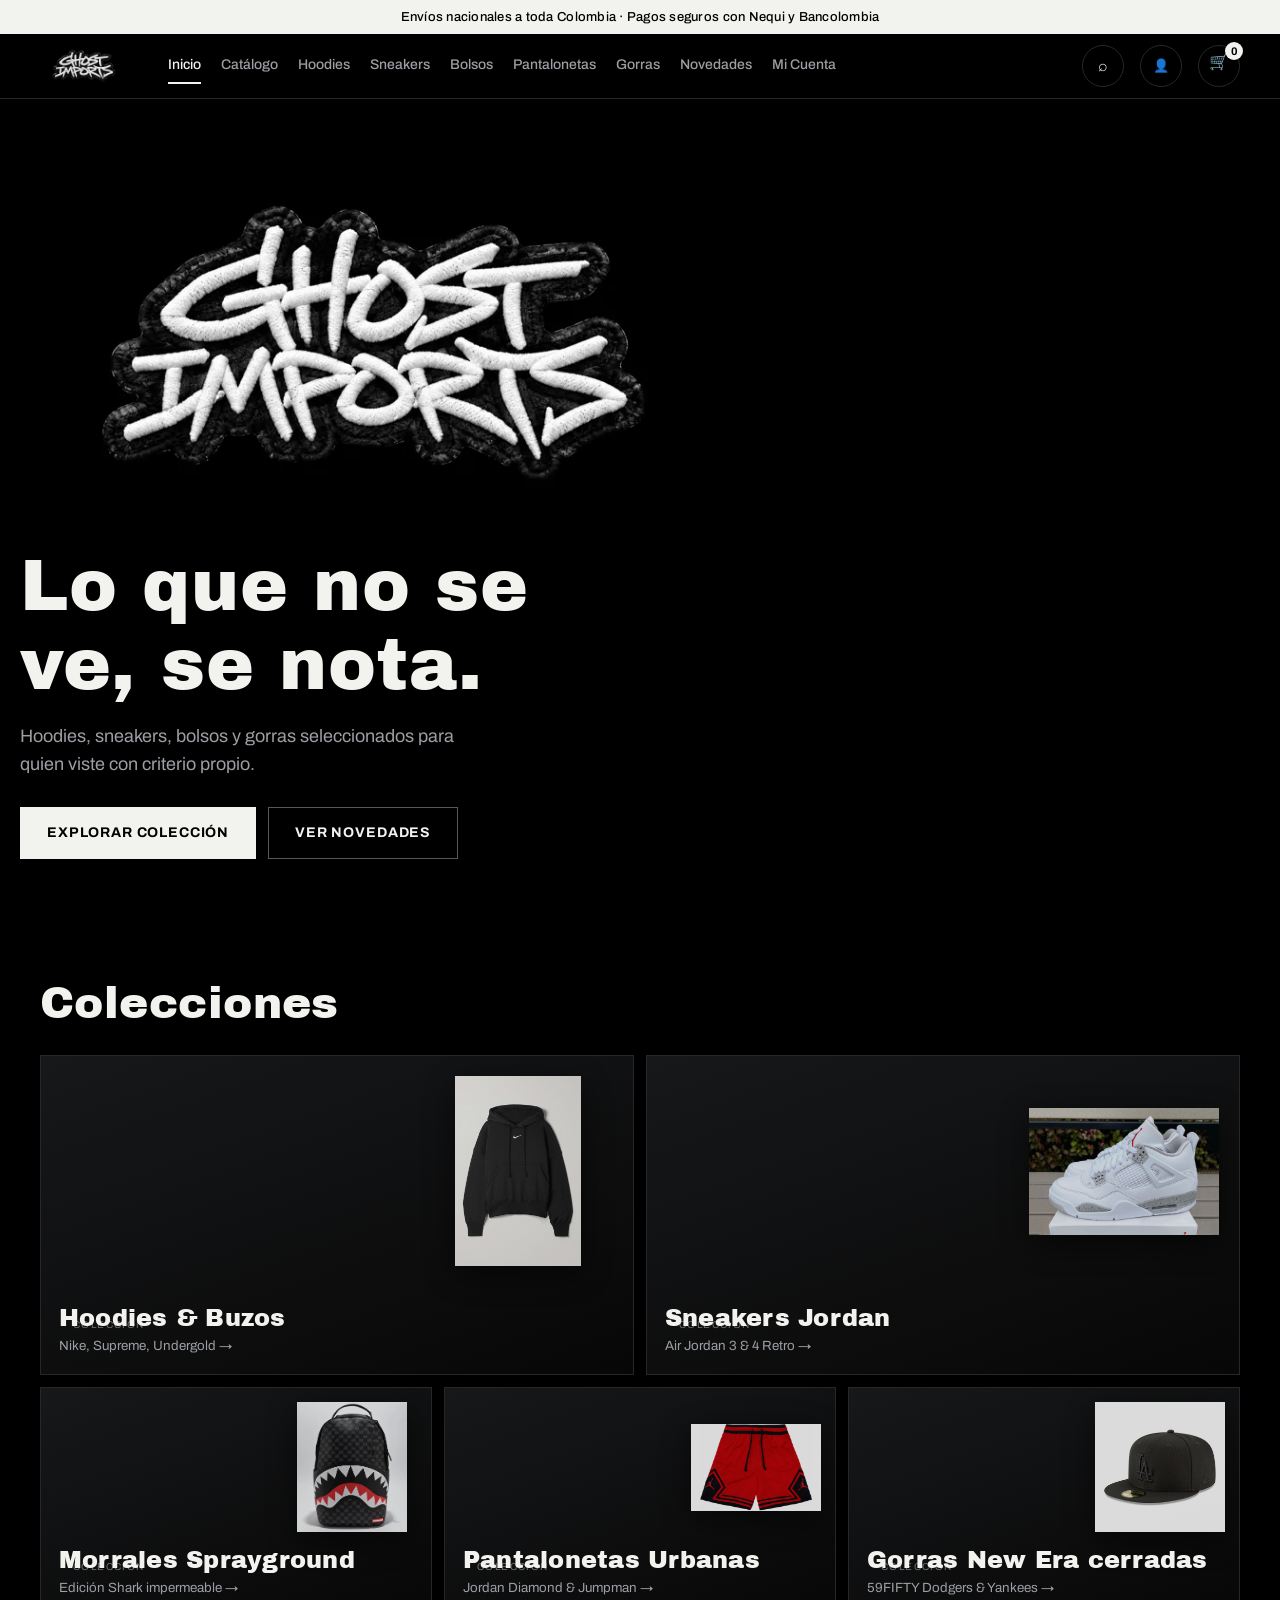
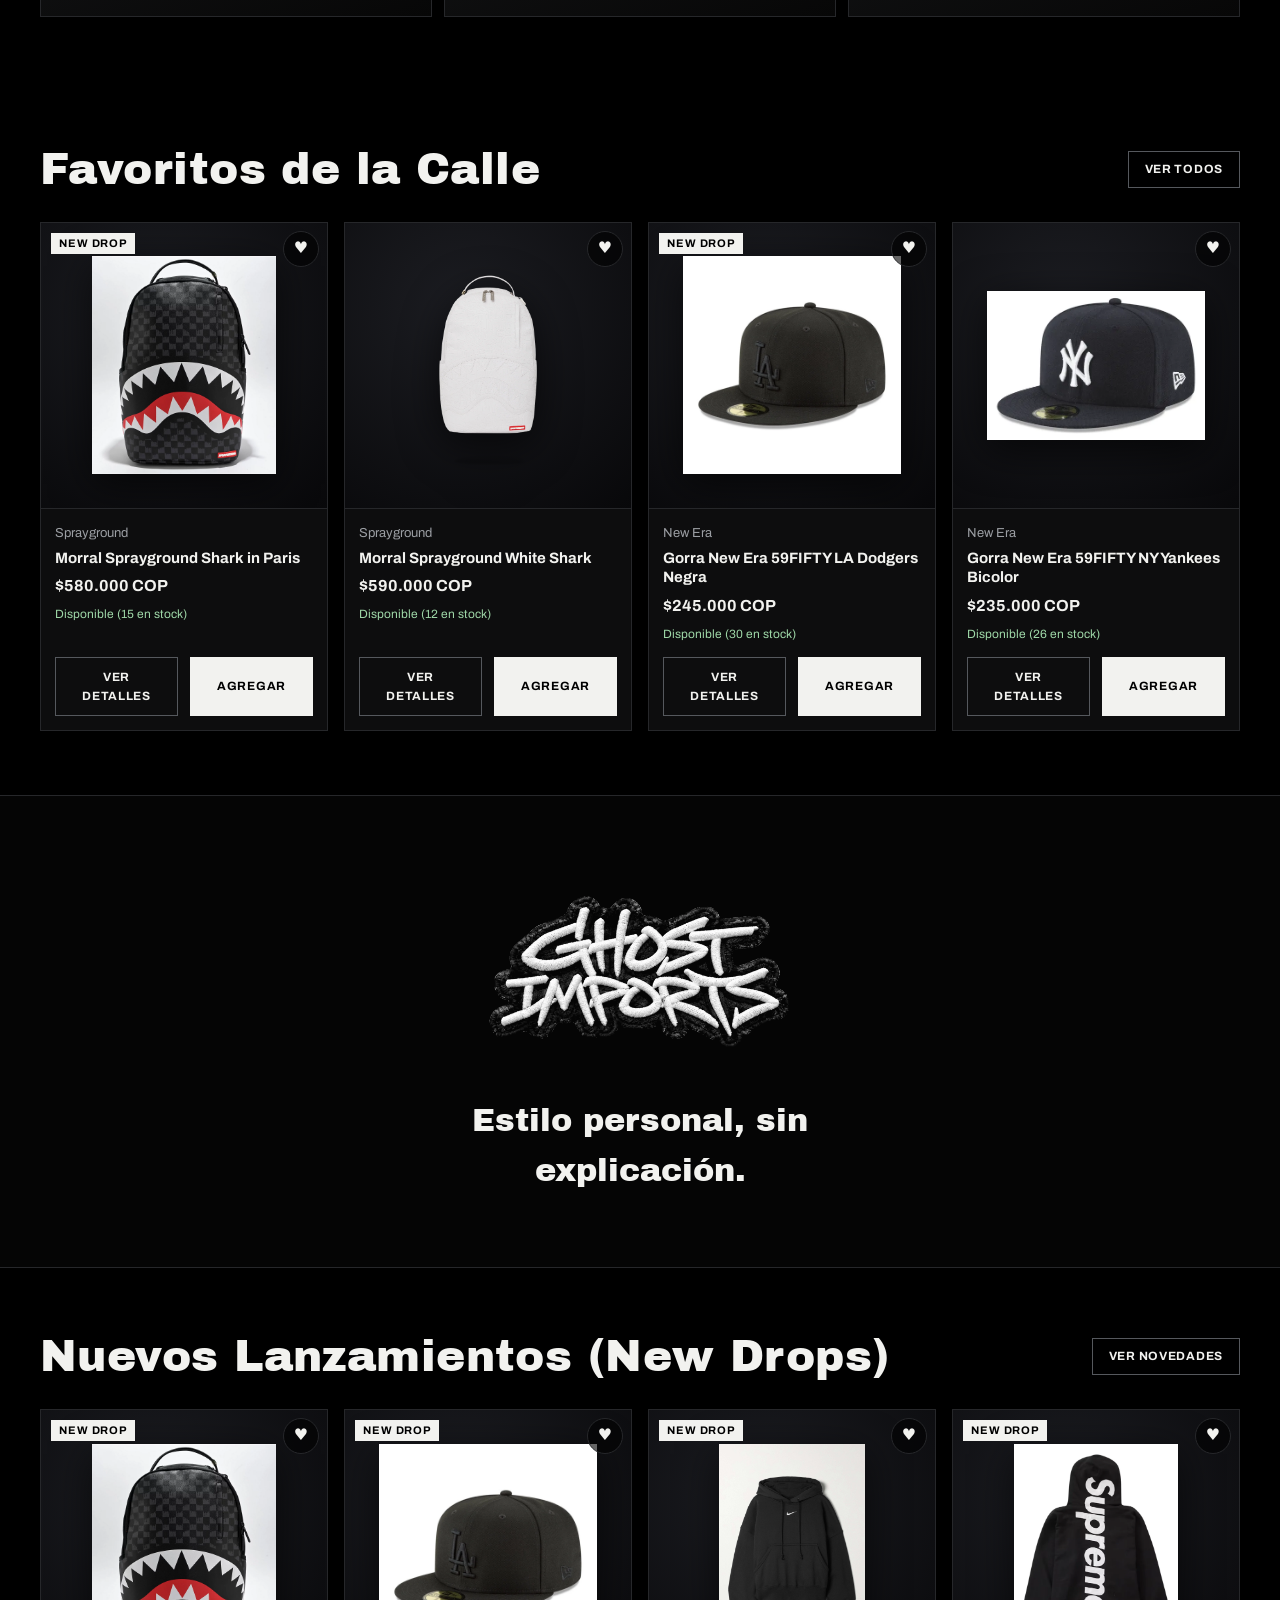
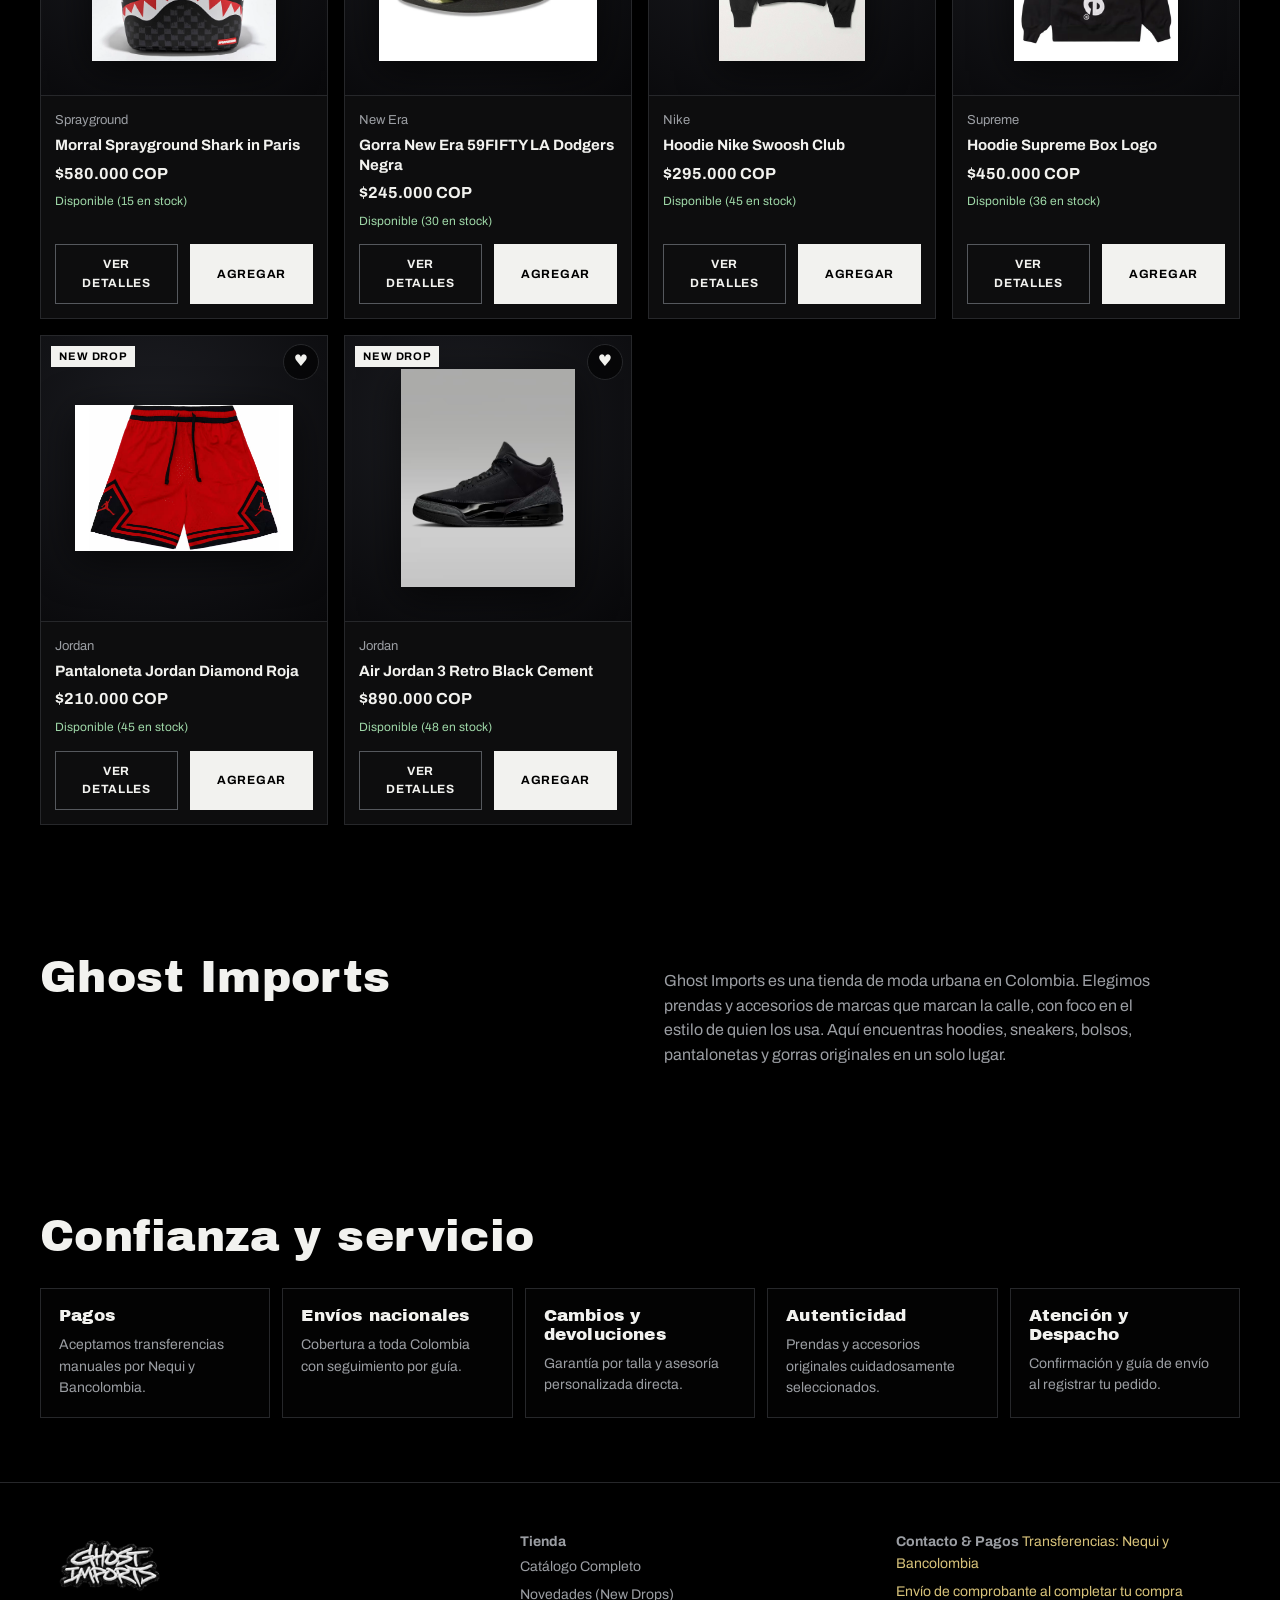
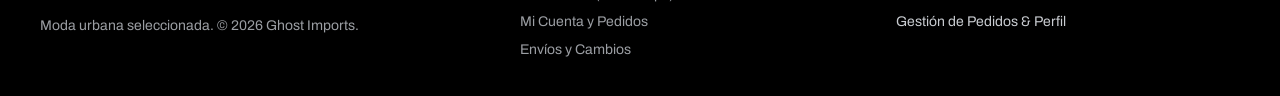
<file: index.html>
<!DOCTYPE html>
<html lang="es">

<head>
  <meta charset="utf-8">
  <meta name="viewport" content="width=device-width, initial-scale=1, viewport-fit=cover">
  <title>Ghost Imports | Streetwear en Colombia</title>
  <meta name="description"
    content="Ghost Imports: hoodies Nike, Supreme, Undergold, sneakers Jordan, bolsos Sprayground, pantalonetas y gorras New Era cerradas. Envíos en Colombia.">

  <!-- Tipografía Oficial Google Fonts -->
  <link rel="preconnect" href="https://fonts.googleapis.com">
  <link rel="preconnect" href="https://fonts.gstatic.com" crossorigin>
  <link rel="stylesheet"
    href="https://fonts.googleapis.com/css2?family=Archivo+Black&family=Archivo:wght@400;500;700&display=swap">

  <!-- Estilos CSS -->
  <link rel="stylesheet" href="css/styles.css">
</head>

<body>

  <!-- Barra de Notificación Superior -->
  <div class="top">Envíos nacionales a toda Colombia · Pagos seguros con Nequi y Bancolombia</div>

  <!-- Cabecera de Navegación -->
  <header>
    <div class="wrap bar">
      <button class="ib" id="burger" aria-label="Abrir menú" aria-expanded="false">☰</button>

      <a href="index.html" aria-label="Ghost Imports, inicio">
        <img class="lg" src="assets/logo.webp" alt="Ghost Imports">
      </a>

      <nav id="nav" aria-label="Principal">
        <a href="index.html" class="on">Inicio</a>
        <a href="catalogo.html">Catálogo</a>
        <a href="catalogo.html?cat=hoodies">Hoodies</a>
        <a href="catalogo.html?cat=sneakers">Sneakers</a>
        <a href="catalogo.html?cat=bolsos">Bolsos</a>
        <a href="catalogo.html?cat=pantalonetas">Pantalonetas</a>
        <a href="catalogo.html?cat=gorras">Gorras</a>
        <a href="catalogo.html?cat=novedades">Novedades</a>
        <a href="cuenta.html">Mi Cuenta</a>
      </nav>

      <div class="sp"></div>

      <!-- Acciones de Cabecera -->
      <a class="ib" href="catalogo.html" title="Buscar en catálogo" aria-label="Buscar">⌕</a>
      <a class="ib" href="cuenta.html" id="userBtn" title="Mi Cuenta" aria-label="Mi Cuenta">👤</a>
      <button type="button" class="ib" id="cbtn" aria-label="Abrir carrito">
        🛒<span class="cnt" id="cnt">0</span>
      </button>
    </div>
  </header>

  <!-- Contenido Principal -->
  <main>
    <!-- HERO SECTION -->
    <div class="wrap hero">
      <img class="lg" src="assets/logo.webp" alt="Ghost Imports">
      <h1>Lo que no se ve, se nota.</h1>
      <p>Hoodies, sneakers, bolsos y gorras seleccionados para quien viste con criterio propio.</p>
      <div class="row">
        <a class="btn" href="catalogo.html">EXPLORAR COLECCIÓN</a>
        <a class="btn g" href="catalogo.html?cat=novedades">VER NOVEDADES</a>
      </div>
    </div>

    <!-- COLECCIONES CON IMÁGENES REALES -->
    <section>
      <div class="wrap">
        <h2>Colecciones</h2>
        <div class="cats">
          <a class="cat" href="catalogo.html?cat=hoodies">
            <div class="cat-text">
              <span class="ph">Colección</span>
              <h3>Hoodies & Buzos</h3>
              <small>Nike, Supreme, Undergold →</small>
            </div>
            <img src="img/hoddie nike.png" alt="Hoodies" class="cat-bg-img">
          </a>
          <a class="cat" href="catalogo.html?cat=sneakers">
            <div class="cat-text">
              <span class="ph">Colección</span>
              <h3>Sneakers Jordan</h3>
              <small>Air Jordan 3 & 4 Retro →</small>
            </div>
            <img src="img/jordan 4 oreo.png" alt="Sneakers" class="cat-bg-img">
          </a>
          <a class="cat" href="catalogo.html?cat=bolsos">
            <div class="cat-text">
              <span class="ph">Colección</span>
              <h3>Morrales Sprayground</h3>
              <small>Edición Shark impermeable →</small>
            </div>
            <img src="img/sprawground.png" alt="Bolsos" class="cat-bg-img">
          </a>
          <a class="cat" href="catalogo.html?cat=pantalonetas">
            <div class="cat-text">
              <span class="ph">Colección</span>
              <h3>Pantalonetas Urbanas</h3>
              <small>Jordan Diamond & Jumpman →</small>
            </div>
            <img src="img/pantaloneta jordan roja.png" alt="Pantalonetas" class="cat-bg-img">
          </a>
          <a class="cat" href="catalogo.html?cat=gorras">
            <div class="cat-text">
              <span class="ph">Colección</span>
              <h3>Gorras New Era cerradas</h3>
              <small>59FIFTY Dodgers & Yankees →</small>
            </div>
            <img src="img/new era LA negra.png" alt="Gorras" class="cat-bg-img">
          </a>
        </div>
      </div>
    </section>

    <!-- FAVORITOS -->
    <section>
      <div class="wrap">
        <div style="display:flex;justify-content:space-between;align-items:center;margin-bottom:28px">
          <h2 style="margin-bottom:0">Favoritos de la Calle</h2>
          <a href="catalogo.html" class="btn g" style="font-size:12px;padding:8px 16px">VER TODOS</a>
        </div>
        <div class="grid" id="homeFavoritesGrid">
          <!-- Renderizado dinámico desde DB -->
        </div>
      </div>
    </section>

    <!-- BANNER CENTRAL -->
    <div class="band">
      <img class="lg" src="assets/logo.webp" alt="Ghost Imports" style="width:min(420px,70%);margin:0 auto 18px">
      <p>Estilo personal, sin explicación.</p>
    </div>

    <!-- NUEVOS LANZAMIENTOS -->
    <section>
      <div class="wrap">
        <div style="display:flex;justify-content:space-between;align-items:center;margin-bottom:28px">
          <h2 style="margin-bottom:0">Nuevos Lanzamientos (New Drops)</h2>
          <a href="catalogo.html?cat=novedades" class="btn g" style="font-size:12px;padding:8px 16px">VER NOVEDADES</a>
        </div>
        <div class="grid" id="homeNewDropsGrid">
          <!-- Renderizado dinámico desde DB -->
        </div>
      </div>
    </section>

    <!-- SOBRE GHOST IMPORTS -->
    <section>
      <div class="wrap two">
        <h2>Ghost Imports</h2>
        <p>
          Ghost Imports es una tienda de moda urbana en Colombia. Elegimos prendas y accesorios de marcas que marcan la
          calle, con foco en el estilo de quien los usa. Aquí encuentras hoodies, sneakers, bolsos, pantalonetas y
          gorras originales en un solo lugar.
        </p>
      </div>
    </section>

    <!-- CONFIANZA Y SERVICIO -->
    <section id="servicio">
      <div class="wrap">
        <h2>Confianza y servicio</h2>
        <div class="trust">
          <div class="tr">
            <h3>Pagos</h3>
            <p class="pend">Aceptamos transferencias manuales por Nequi y Bancolombia.</p>
          </div>
          <div class="tr">
            <h3>Envíos nacionales</h3>
            <p class="pend">Cobertura a toda Colombia con seguimiento por guía.</p>
          </div>
          <div class="tr">
            <h3>Cambios y devoluciones</h3>
            <p class="pend">Garantía por talla y asesoría personalizada directa.</p>
          </div>
          <div class="tr">
            <h3>Autenticidad</h3>
            <p class="pend">Prendas y accesorios originales cuidadosamente seleccionados.</p>
          </div>
          <div class="tr">
            <h3>Atención y Despacho</h3>
            <p class="pend">Confirmación y guía de envío al registrar tu pedido.</p>
          </div>
        </div>
      </div>
    </section>
  </main>

  <!-- Pie de Página -->
  <footer>
    <div class="wrap fg">
      <div>
        <img class="lg" src="assets/logo.webp" alt="Ghost Imports">
        <p>Moda urbana seleccionada. © <span id="yr"></span> Ghost Imports.</p>
      </div>
      <div>
        <b>Tienda</b>
        <a href="catalogo.html">Catálogo Completo</a>
        <a href="catalogo.html?cat=novedades">Novedades (New Drops)</a>
        <a href="cuenta.html">Mi Cuenta y Pedidos</a>
        <a href="index.html#servicio">Envíos y Cambios</a>
      </div>
      <div>
        <b>Contacto & Pagos</b>
        <span class="pend">Transferencias: Nequi y Bancolombia</span>
        <span class="pend" style="display:block;margin-top:6px">Envío de comprobante al completar tu compra</span>
        <a href="cuenta.html" style="margin-top:6px;color:var(--sil)">
          Gestión de Pedidos & Perfil
        </a>
      </div>
    </div>
  </footer>

  <!-- Sombra de fondo para el Drawer -->
  <div class="shade" id="shade"></div>

  <!-- Drawer Lateral del Carrito -->
  <aside class="drawer" id="drawer" aria-label="Carrito de compras" aria-hidden="true">
    <div class="dh">
      <h3>Carrito</h3>
      <button type="button" class="ib" id="cx" aria-label="Cerrar carrito">✕</button>
    </div>
    <div class="db" id="cl"></div>
    <div class="df">
      <div style="display:flex;justify-content:space-between;align-items:center">
        <span>Total</span>
        <b id="tot" style="font-size:18px">$0 COP</b>
      </div>
      <button type="button" class="btn" id="go">IR A PAGAR</button>
    </div>
  </aside>

  <!-- Toast -->
  <div class="toast" id="toast" role="status"></div>

  <!-- Scripts -->
  <script src="js/config.js"></script>
  <script src="js/database.js"></script>
  <script src="js/auth.js"></script>
  <script src="js/store.js"></script>
  <script>
    document.addEventListener("DOMContentLoaded", async () => {
      const prods = await window.GhostDB.getProducts();

      const favGrid = document.getElementById("homeFavoritesGrid");
      if (favGrid) {
        favGrid.innerHTML = prods.slice(0, 4).map(window.renderProductCardHTML).join("");
      }

      const dropsGrid = document.getElementById("homeNewDropsGrid");
      if (dropsGrid) {
        const drops = prods.filter(p => p.new);
        dropsGrid.innerHTML = (drops.length ? drops.slice(0, 6) : prods.slice(4, 10)).map(window.renderProductCardHTML).join("");
      }
    });
  </script>
</body>

</html>
</file>
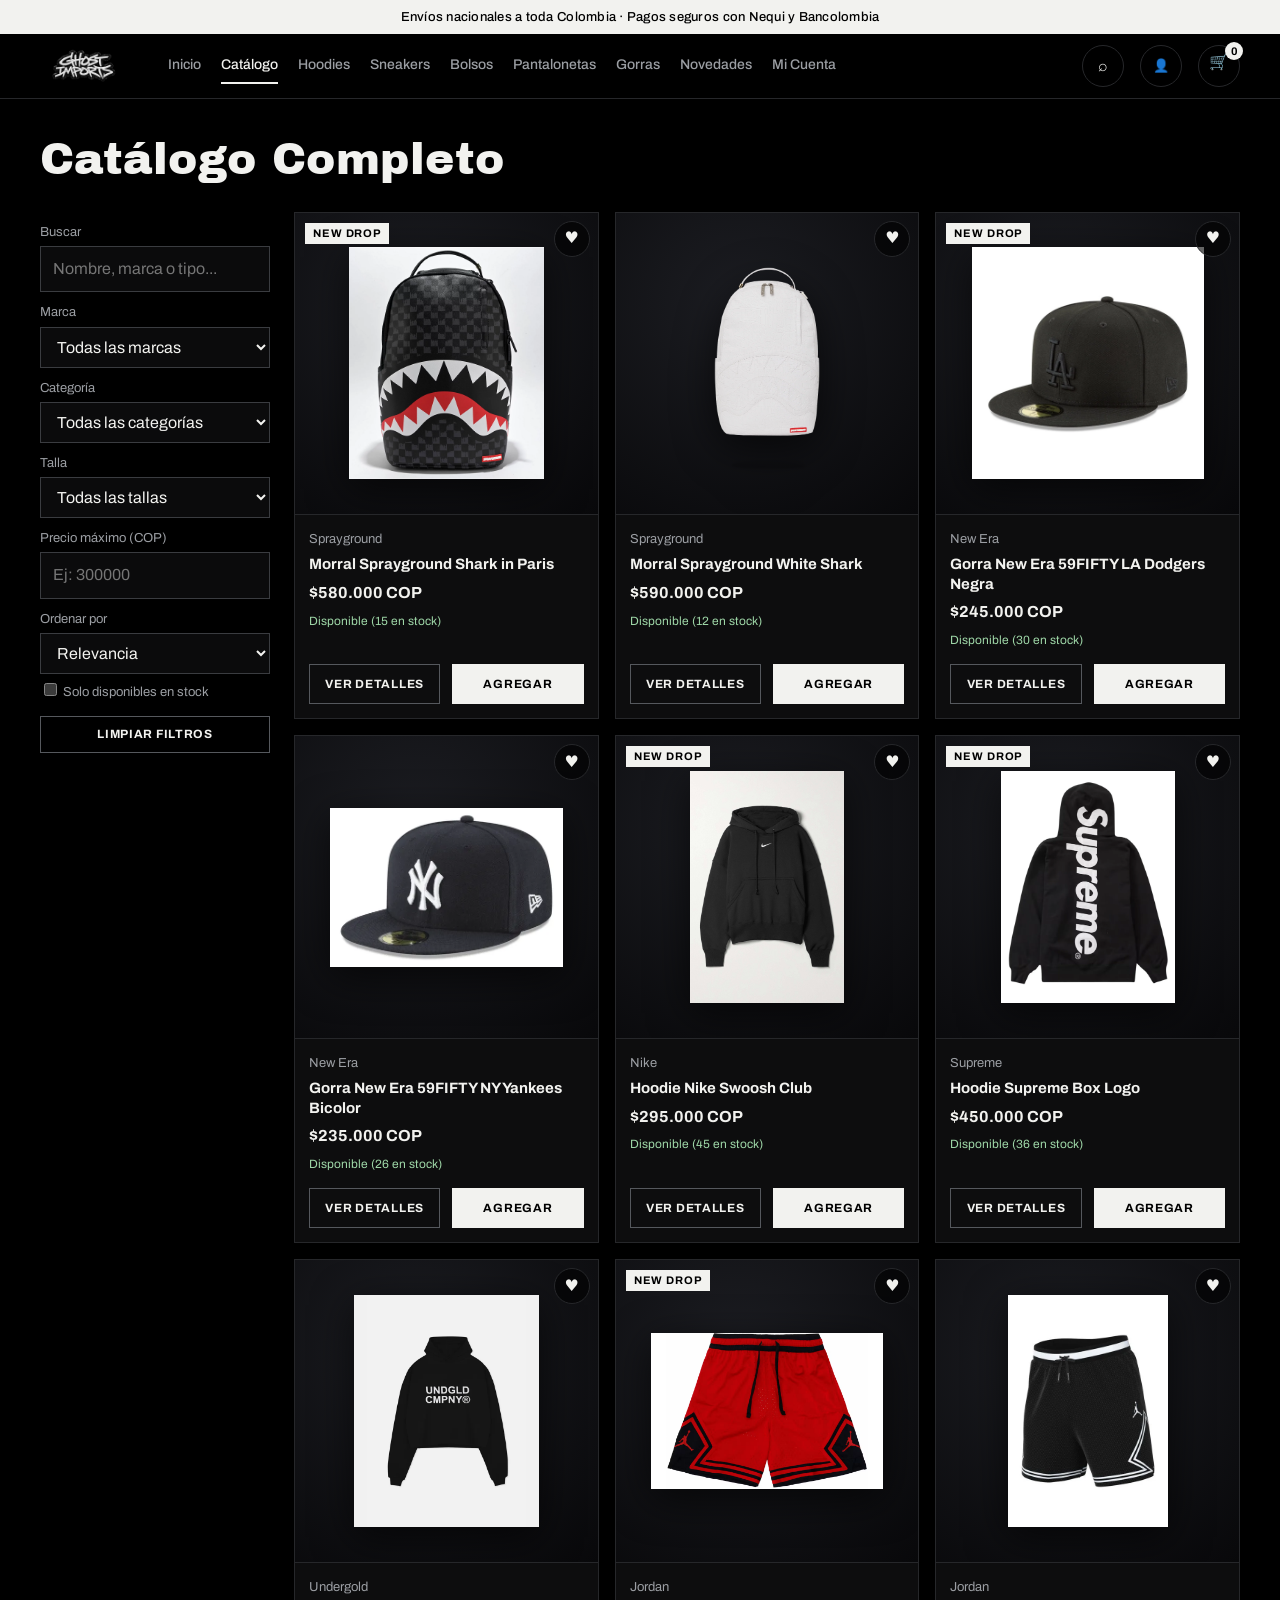
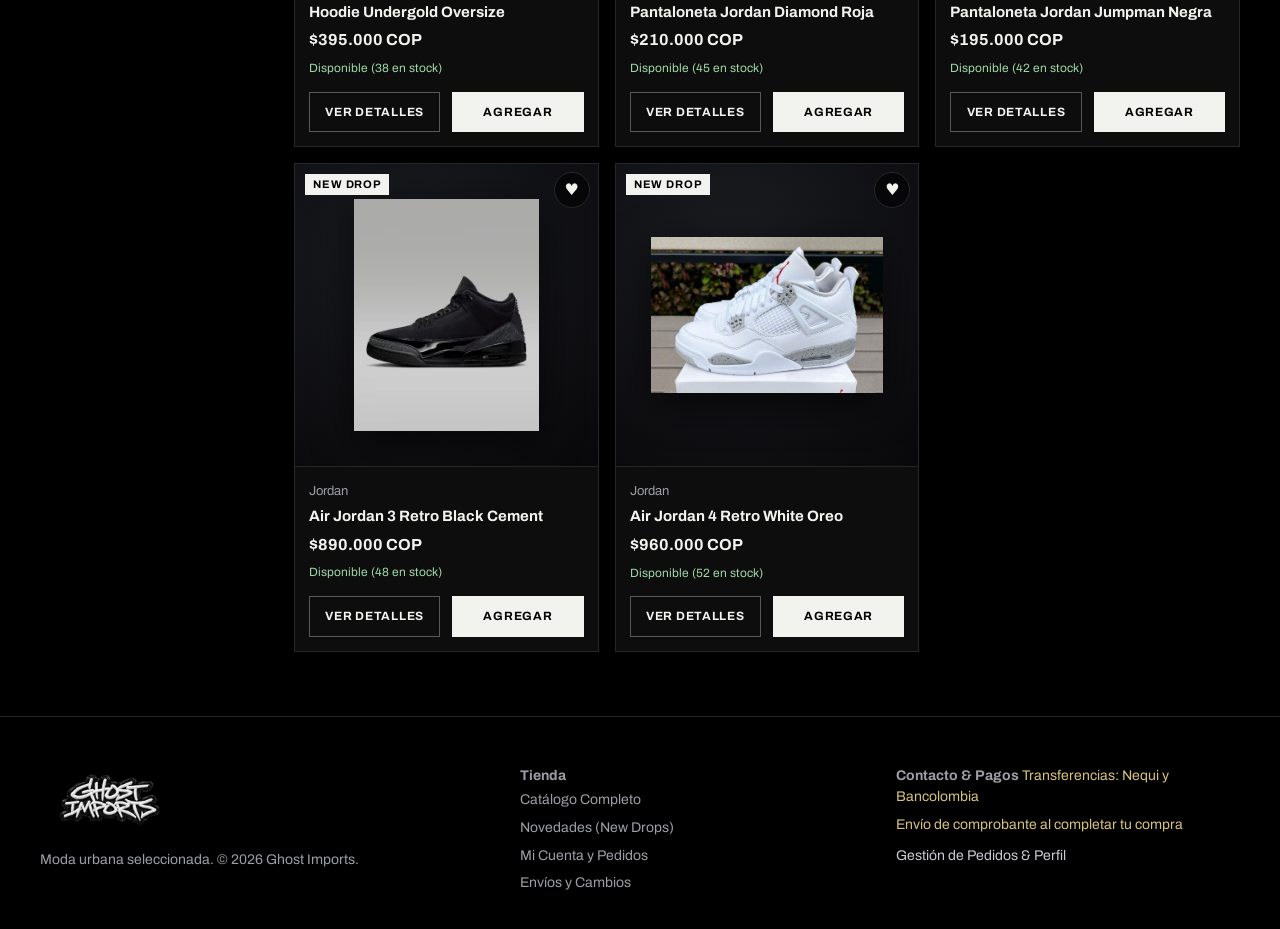
<file: catalogo.html>
<!DOCTYPE html>
<html lang="es">
<head>
  <meta charset="utf-8">
  <meta name="viewport" content="width=device-width, initial-scale=1, viewport-fit=cover">
  <title>Catálogo | Ghost Imports</title>
  <meta name="description" content="Explora el catálogo completo de Ghost Imports: Hoodies, Sneakers, Bolsos, Pantalonetas y Gorras.">
  
  <link rel="preconnect" href="https://fonts.googleapis.com">
  <link rel="preconnect" href="https://fonts.gstatic.com" crossorigin>
  <link rel="stylesheet" href="https://fonts.googleapis.com/css2?family=Archivo+Black&family=Archivo:wght@400;500;700&display=swap">
  
  <link rel="stylesheet" href="css/styles.css">
</head>
<body>

  <!-- Barra Superior -->
  <div class="top">Envíos nacionales a toda Colombia · Pagos seguros con Nequi y Bancolombia</div>

  <!-- Cabecera -->
  <header>
    <div class="wrap bar">
      <button class="ib" id="burger" aria-label="Abrir menú" aria-expanded="false">☰</button>
      
      <a href="index.html" aria-label="Ghost Imports, inicio">
        <img class="lg" src="assets/logo.webp" alt="Ghost Imports">
      </a>

      <nav id="nav" aria-label="Principal">
        <a href="index.html">Inicio</a>
        <a href="catalogo.html" class="on" id="navAll">Catálogo</a>
        <a href="catalogo.html?cat=hoodies" id="navHoodies">Hoodies</a>
        <a href="catalogo.html?cat=sneakers" id="navSneakers">Sneakers</a>
        <a href="catalogo.html?cat=bolsos" id="navBolsos">Bolsos</a>
        <a href="catalogo.html?cat=pantalonetas" id="navPantalonetas">Pantalonetas</a>
        <a href="catalogo.html?cat=gorras" id="navGorras">Gorras</a>
        <a href="catalogo.html?cat=novedades" id="navNovedades">Novedades</a>
        <a href="cuenta.html">Mi Cuenta</a>
      </nav>

      <div class="sp"></div>

      <a class="ib" href="catalogo.html" title="Buscar en catálogo" aria-label="Buscar">⌕</a>
      <a class="ib" href="cuenta.html" id="userBtn" title="Mi Cuenta" aria-label="Mi Cuenta">👤</a>
      <button type="button" class="ib" id="cbtn" aria-label="Abrir carrito">
        🛒<span class="cnt" id="cnt">0</span>
      </button>
    </div>
  </header>

  <!-- Catálogo Principal -->
  <main>
    <div class="wrap" style="padding-top:36px;padding-bottom:64px">
      <h2 id="catalogTitle">Catálogo Completo</h2>

      <div class="cat-top">
        <!-- BARRA LATERAL DE FILTROS -->
        <form class="filters" id="catalogFilterForm" role="search" onsubmit="event.preventDefault()">
          <div class="f-item f-full">
            <label for="filterQuery">Buscar</label>
            <input type="search" id="filterQuery" placeholder="Nombre, marca o tipo...">
          </div>

          <div class="f-item">
            <label for="filterBrand">Marca</label>
            <select id="filterBrand">
              <option value="">Todas las marcas</option>
              <option value="Nike">Nike</option>
              <option value="Supreme">Supreme</option>
              <option value="Undergold">Undergold</option>
              <option value="Jordan">Jordan</option>
              <option value="Sprayground">Sprayground</option>
              <option value="New Era">New Era</option>
            </select>
          </div>

          <div class="f-item">
            <label for="filterCat">Categoría</label>
            <select id="filterCat">
              <option value="">Todas las categorías</option>
              <option value="hoodies">Hoodies & Buzos</option>
              <option value="sneakers">Sneakers Jordan</option>
              <option value="bolsos">Morrales Sprayground</option>
              <option value="pantalonetas">Pantalonetas Urbanas</option>
              <option value="gorras">Gorras New Era cerradas</option>
            </select>
          </div>

          <div class="f-item">
            <label for="filterSize">Talla</label>
            <select id="filterSize">
              <option value="">Todas las tallas</option>
              <!-- Tallas de ropa -->
              <optgroup label="Ropa">
                <option value="S">S</option>
                <option value="M">M</option>
                <option value="L">L</option>
                <option value="XL">XL</option>
              </optgroup>
              <!-- Calzado -->
              <optgroup label="Sneakers (Calzado)">
                <option value="38">38</option>
                <option value="39">39</option>
                <option value="40">40</option>
                <option value="41">41</option>
                <option value="42">42</option>
                <option value="43">43</option>
                <option value="44">44</option>
              </optgroup>
              <!-- Gorras y Bolsos -->
              <optgroup label="Accesorios">
                <option value="7 1/4">7 1/4 (Gorra)</option>
                <option value="7 3/8">7 3/8 (Gorra)</option>
                <option value="7 1/2">7 1/2 (Gorra)</option>
                <option value="Única">Única (Bolsos)</option>
              </optgroup>
            </select>
          </div>

          <div class="f-item">
            <label for="filterMax">Precio máximo (COP)</label>
            <input type="number" id="filterMax" min="0" step="20000" placeholder="Ej: 300000">
          </div>

          <div class="f-item">
            <label for="filterSort">Ordenar por</label>
            <select id="filterSort">
              <option value="rel">Relevancia</option>
              <option value="new">Novedades (New Drops)</option>
              <option value="lo">Precio: menor a mayor</option>
              <option value="hi">Precio: mayor a menor</option>
            </select>
          </div>

          <div class="f-item f-actions">
            <label class="chk" style="margin-top:6px">
              <input type="checkbox" id="filterAvail">
              Solo disponibles en stock
            </label>
            <button type="button" class="btn g" id="btnResetFilters" style="width:100%;margin-top:10px;padding:8px;font-size:12px">
              LIMPIAR FILTROS
            </button>
          </div>
        </form>

        <!-- RESULTADOS DE PRODUCTOS -->
        <div class="res">
          <div class="grid" id="catalogGrid">
            <!-- Cargado dinámicamente -->
          </div>
        </div>
      </div>
    </div>
  </main>

  <!-- Pie de Página -->
  <footer>
    <div class="wrap fg">
      <div>
        <img class="lg" src="assets/logo.webp" alt="Ghost Imports">
        <p>Moda urbana seleccionada. © <span id="yr"></span> Ghost Imports.</p>
      </div>
      <div>
        <b>Tienda</b>
        <a href="catalogo.html">Catálogo Completo</a>
        <a href="catalogo.html?cat=novedades">Novedades (New Drops)</a>
        <a href="cuenta.html">Mi Cuenta y Pedidos</a>
        <a href="index.html#servicio">Envíos y Cambios</a>
      </div>
      <div>
        <b>Contacto & Pagos</b>
        <span class="pend">Transferencias: Nequi y Bancolombia</span>
        <span class="pend" style="display:block;margin-top:6px">Envío de comprobante al completar tu compra</span>
        <a href="cuenta.html" style="margin-top:6px;color:var(--sil)">
          Gestión de Pedidos & Perfil
        </a>
      </div>
    </div>
  </footer>

  <!-- Sombra de fondo para el Drawer -->
  <div class="shade" id="shade"></div>

  <!-- Drawer Lateral del Carrito -->
  <aside class="drawer" id="drawer" aria-label="Carrito de compras" aria-hidden="true">
    <div class="dh">
      <h3>Carrito</h3>
      <button type="button" class="ib" id="cx" aria-label="Cerrar carrito">✕</button>
    </div>
    <div class="db" id="cl"></div>
    <div class="df">
      <div style="display:flex;justify-content:space-between;align-items:center">
        <span>Total</span>
        <b id="tot" style="font-size:18px">$0 COP</b>
      </div>
      <button type="button" class="btn" id="go">IR A PAGAR</button>
    </div>
  </aside>

  <!-- Toast -->
  <div class="toast" id="toast" role="status"></div>

  <!-- Scripts -->
  <script src="js/config.js"></script>
  <script src="js/database.js"></script>
  <script src="js/auth.js"></script>
  <script src="js/store.js"></script>
  <script>
    let allProducts = [];

    async function applyCatalogFilters() {
      const q = document.getElementById("filterQuery").value.trim().toLowerCase();
      const brand = document.getElementById("filterBrand").value;
      const cat = document.getElementById("filterCat").value;
      const size = document.getElementById("filterSize").value;
      const max = document.getElementById("filterMax").value;
      const avail = document.getElementById("filterAvail").checked;
      const sort = document.getElementById("filterSort").value;

      // Obtener parámetro 'cat' de URL si es novedades
      const params = new URLSearchParams(window.location.search);
      const isNovelties = params.get("cat") === "novedades";

      let filtered = allProducts.filter(p => {
        if (isNovelties && !p.new) return false;
        if (cat && p.cat !== cat) return false;
        if (brand && p.brand !== brand) return false;
        if (size && (!p.stock || !p.stock[size] || p.stock[size] <= 0)) return false;
        if (max && p.price > Number(max)) return false;
        if (avail && window.calcTotalStock(p) <= 0) return false;
        if (q) {
          const catInfo = window.INITIAL_CATEGORIES[p.cat] ? window.INITIAL_CATEGORIES[p.cat].name : "";
          const str = (p.name + " " + p.brand + " " + catInfo).toLowerCase();
          if (!str.includes(q)) return false;
        }
        return true;
      });

      if (sort === "lo") filtered.sort((a, b) => a.price - b.price);
      if (sort === "hi") filtered.sort((a, b) => b.price - a.price);
      if (sort === "new") filtered.sort((a, b) => Number(b.new) - Number(a.new));

      const grid = document.getElementById("catalogGrid");
      if (grid) {
        if (filtered.length > 0) {
          grid.innerHTML = filtered.map(window.renderProductCardHTML).join("");
        } else {
          grid.innerHTML = `
            <div class="empty" style="grid-column:1/-1">
              No se encontraron prendas con los filtros seleccionados.<br>
              <button type="button" class="btn g" onclick="document.getElementById('btnResetFilters').click()" style="margin-top:14px">
                Ver todo el catálogo
              </button>
            </div>
          `;
        }
      }
    }

    document.addEventListener("DOMContentLoaded", async () => {
      allProducts = await window.GhostDB.getProducts();

      // Leer parámetros URL
      const params = new URLSearchParams(window.location.search);
      const urlCat = params.get("cat");
      const urlQ = params.get("q");

      if (urlCat) {
        if (urlCat === "novedades") {
          document.getElementById("catalogTitle").textContent = "Novedades (New Drops)";
          document.getElementById("filterSort").value = "new";
          const navN = document.getElementById("navNovedades");
          if (navN) navN.classList.add("on");
        } else if (window.INITIAL_CATEGORIES[urlCat]) {
          document.getElementById("catalogTitle").textContent = window.INITIAL_CATEGORIES[urlCat].name;
          document.getElementById("filterCat").value = urlCat;
          const navItem = document.getElementById("nav" + urlCat.charAt(0).toUpperCase() + urlCat.slice(1));
          if (navItem) navItem.classList.add("on");
        }
      }

      if (urlQ) {
        document.getElementById("filterQuery").value = urlQ;
      }

      // Eventos de filtros
      const form = document.getElementById("catalogFilterForm");
      if (form) {
        form.addEventListener("input", applyCatalogFilters);
        form.addEventListener("change", applyCatalogFilters);
      }

      // Limpiar filtros
      document.getElementById("btnResetFilters").addEventListener("click", () => {
        document.getElementById("filterQuery").value = "";
        document.getElementById("filterBrand").value = "";
        document.getElementById("filterCat").value = "";
        document.getElementById("filterSize").value = "";
        document.getElementById("filterMax").value = "";
        document.getElementById("filterAvail").checked = false;
        document.getElementById("filterSort").value = "rel";
        document.getElementById("catalogTitle").textContent = "Catálogo Completo";
        history.replaceState(null, "", "catalogo.html");
        applyCatalogFilters();
      });

      applyCatalogFilters();
    });
  </script>
</body>
</html>
</file>
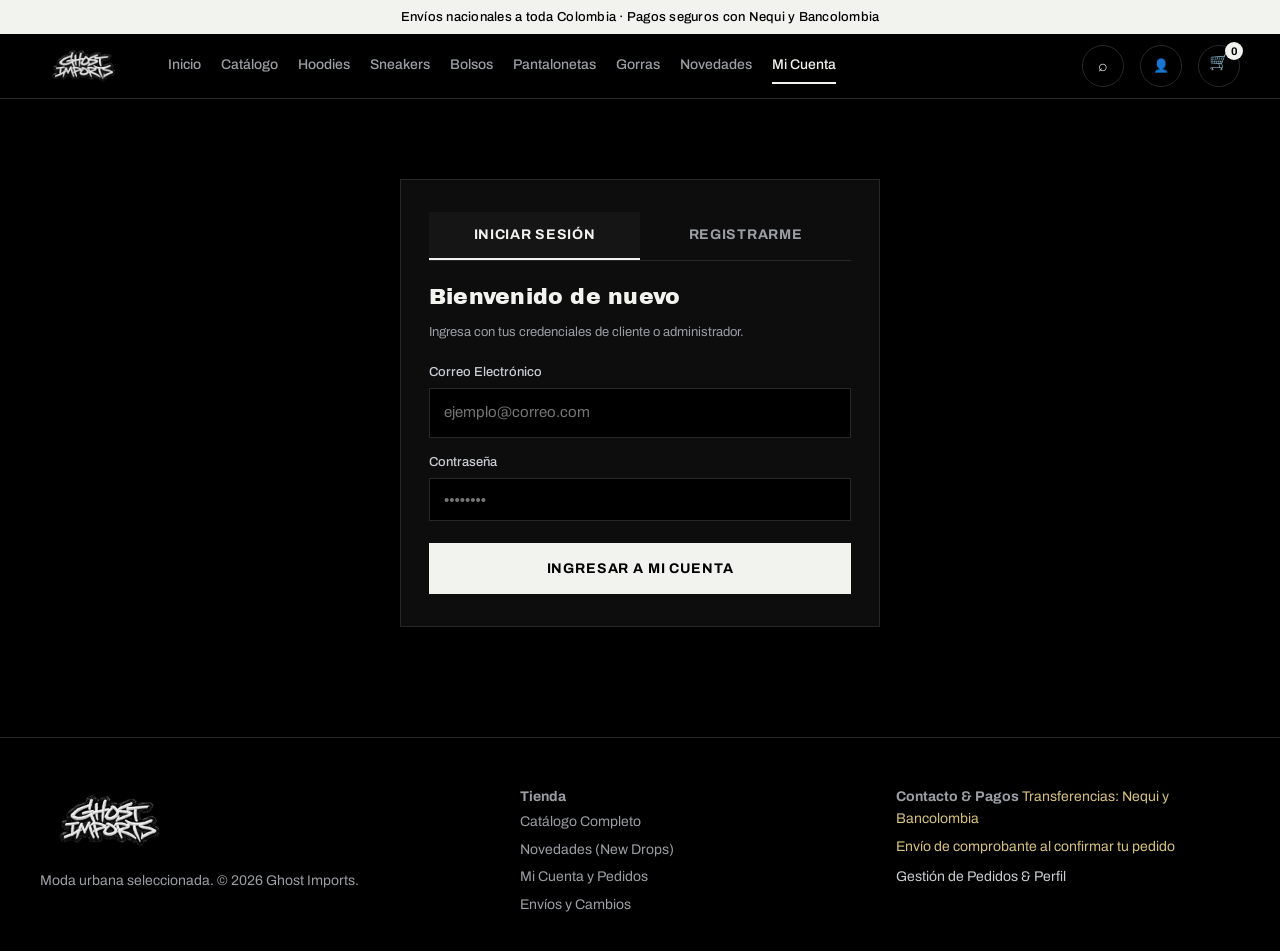
<file: cuenta.html>
<!DOCTYPE html>
<html lang="es">
<head>
  <meta charset="utf-8">
  <meta name="viewport" content="width=device-width, initial-scale=1, viewport-fit=cover">
  <title>Mi Cuenta & Gestión | Ghost Imports</title>
  <meta name="description" content="Inicio de sesión, registro y seguimiento de pedidos en Ghost Imports.">
  
  <link rel="preconnect" href="https://fonts.googleapis.com">
  <link rel="preconnect" href="https://fonts.gstatic.com" crossorigin>
  <link rel="stylesheet" href="https://fonts.googleapis.com/css2?family=Archivo+Black&family=Archivo:wght@400;500;700&display=swap">
  
  <link rel="stylesheet" href="css/styles.css">
</head>
<body>

  <!-- Barra Superior -->
  <div class="top">Envíos nacionales a toda Colombia · Pagos seguros con Nequi y Bancolombia</div>

  <!-- Cabecera -->
  <header>
    <div class="wrap bar">
      <button class="ib" id="burger" aria-label="Abrir menú" aria-expanded="false">☰</button>
      
      <a href="index.html" aria-label="Ghost Imports, inicio">
        <img class="lg" src="assets/logo.webp" alt="Ghost Imports">
      </a>

      <nav id="nav" aria-label="Principal">
        <a href="index.html">Inicio</a>
        <a href="catalogo.html">Catálogo</a>
        <a href="catalogo.html?cat=hoodies">Hoodies</a>
        <a href="catalogo.html?cat=sneakers">Sneakers</a>
        <a href="catalogo.html?cat=bolsos">Bolsos</a>
        <a href="catalogo.html?cat=pantalonetas">Pantalonetas</a>
        <a href="catalogo.html?cat=gorras">Gorras</a>
        <a href="catalogo.html?cat=novedades">Novedades</a>
        <a href="cuenta.html" class="on">Mi Cuenta</a>
      </nav>

      <div class="sp"></div>

      <a class="ib" href="catalogo.html" title="Buscar en catálogo" aria-label="Buscar">⌕</a>
      <a class="ib on" href="cuenta.html" id="userBtn" title="Mi Cuenta" aria-label="Mi Cuenta">👤</a>
      <button type="button" class="ib" id="cbtn" aria-label="Abrir carrito">
        🛒<span class="cnt" id="cnt">0</span>
      </button>
    </div>
  </header>

  <!-- Contenido Dinámico de Cuenta -->
  <main>
    <div class="wrap" style="padding:40px 20px 70px">

      <!-- VISTA 1: FORMULARIOS DE INICIO DE SESIÓN Y REGISTRO (SIN SESIÓN) -->
      <div id="viewGuest" style="display:none">
        <div class="auth-box">
          <div class="auth-tabs">
            <button type="button" class="auth-tab active" id="tabLoginBtn">Iniciar Sesión</button>
            <button type="button" class="auth-tab" id="tabRegisterBtn">Registrarme</button>
          </div>

          <!-- FORMULARIO LOGIN -->
          <form id="formLogin">
            <h2 style="font-size:22px;margin-bottom:6px">Bienvenido de nuevo</h2>
            <p style="color:var(--mut);font-size:13px;margin-bottom:20px">
              Ingresa con tus credenciales de cliente o administrador.
            </p>

            <label for="l_email">Correo Electrónico</label>
            <input type="email" id="l_email" placeholder="ejemplo@correo.com" required autocomplete="email">

            <label for="l_pass">Contraseña</label>
            <input type="password" id="l_pass" placeholder="••••••••" required autocomplete="current-password">

            <button type="submit" class="btn" style="width:100%;margin-top:22px">
              INGRESAR A MI CUENTA
            </button>
          </form>

          <!-- FORMULARIO REGISTRO -->
          <form id="formRegister" style="display:none">
            <h2 style="font-size:22px;margin-bottom:6px">Crear Cuenta Nueva</h2>
            <p style="color:var(--mut);font-size:13px;margin-bottom:20px">
              Regístrate para ver tus pedidos, agilizar tus compras y recibir lanzamientos exclusivos.
            </p>

            <label for="r_name">Nombre y Apellido</label>
            <input type="text" id="r_name" placeholder="Ej: Santiago Ruiz" required>

            <label for="r_email">Correo Electrónico</label>
            <input type="email" id="r_email" placeholder="santiago@correo.com" required>

            <label for="r_phone">Número Celular / WhatsApp</label>
            <input type="tel" id="r_phone" placeholder="Ej: 316 604 5499" required>

            <label for="r_city">Ciudad y Departamento</label>
            <input type="text" id="r_city" placeholder="Ej: Medellín, Antioquia" required>

            <label for="r_address">Dirección de Entrega</label>
            <input type="text" id="r_address" placeholder="Calle / Carrera, Torre o Apto" required>

            <label for="r_pass">Crea una Contraseña</label>
            <input type="password" id="r_pass" placeholder="Mínimo 4 caracteres" required autocomplete="new-password">

            <button type="submit" class="btn" style="width:100%;margin-top:22px">
              CREAR CUENTA Y REGISTRARME
            </button>
          </form>
        </div>
      </div>

      <!-- VISTA 2: PANEL DE CLIENTE -->
      <div id="viewCustomer" style="display:none">
        <div style="display:flex;justify-content:space-between;align-items:center;flex-wrap:wrap;gap:16px;border-bottom:1px solid var(--line);padding-bottom:20px;margin-bottom:28px">
          <div>
            <span class="status-badge ok" style="margin-bottom:8px">Cliente Registrado</span>
            <h2 id="custWelcomeName">¡Hola!</h2>
            <p style="color:var(--mut);font-size:14px;margin-top:4px">
              Aquí puedes revisar todos tus pedidos registrados y actualizar tus datos de entrega.
            </p>
          </div>
          <button type="button" class="btn g" id="btnLogoutCust" style="font-size:12px">
            CERRAR SESIÓN
          </button>
        </div>

        <div class="account-grid">
          <!-- TARJETA CON DATOS DE ENTREGA -->
          <div>
            <div class="user-card">
              <h3 style="font-size:18px;margin-bottom:16px">Mis Datos de Entrega</h3>
              
              <div style="font-size:14px;line-height:1.8">
                <span style="color:var(--mut)">Nombre:</span> <b id="custProfileName" style="color:var(--ink);display:block"></b>
                <span style="color:var(--mut)">Correo:</span> <span id="custProfileEmail" style="display:block"></span>
                <span style="color:var(--mut)">Celular:</span> <span id="custProfilePhone" style="display:block"></span>
                <span style="color:var(--mut)">Ciudad:</span> <span id="custProfileCity" style="display:block"></span>
                <span style="color:var(--mut)">Dirección de Entrega:</span> <span id="custProfileAddress" style="display:block"></span>
              </div>

              <div style="margin-top:24px;border-top:1px solid var(--line);padding-top:16px">
                <a href="catalogo.html" class="btn" style="width:100%;text-align:center;display:block">
                  IR A LA TIENDA
                </a>
              </div>
            </div>
          </div>

          <!-- HISTORIAL DE PEDIDOS DEL CLIENTE -->
          <div>
            <h3 style="font-size:20px;margin-bottom:16px">Mis Pedidos Registrados</h3>
            <div id="custOrdersList">
              <!-- Renderizado dinámico de pedidos -->
            </div>
          </div>
        </div>
      </div>

      <!-- VISTA 3: PANEL DE ADMINISTRACIÓN EMPRESARIAL -->
      <div id="viewAdmin" style="display:none">
        <div style="display:flex;justify-content:space-between;align-items:center;flex-wrap:wrap;gap:16px;border-bottom:1px solid var(--line);padding-bottom:20px;margin-bottom:28px">
          <div>
            <span class="status-badge pending" style="margin-bottom:8px">Panel Administrativo</span>
            <h2>Gestión Ghost Imports</h2>
            <p style="color:var(--mut);font-size:14px;margin-top:4px">
              Control comercial de pedidos, clientes registrados y enlace con base de datos MySQL Workbench.
            </p>
          </div>
          <button type="button" class="btn g" id="btnLogoutAdmin" style="font-size:12px">
            CERRAR SESIÓN
          </button>
        </div>

        <!-- TARJETAS DE MÉTRICAS COMERCIALES -->
        <div class="db-stat-grid">
          <div class="db-stat-card">
            <span>Ingresos Totales</span>
            <b id="admStatRevenue">$0 COP</b>
          </div>
          <div class="db-stat-card">
            <span>Pedidos Registrados</span>
            <b id="admStatOrders">0</b>
          </div>
          <div class="db-stat-card">
            <span>Clientes Registrados</span>
            <b id="admStatClients">0</b>
          </div>
          <div class="db-stat-card">
            <span>Unidades en Inventario</span>
            <b id="admStatStock">0</b>
          </div>
        </div>

        <!-- PESTAÑAS ADMINISTRATIVAS -->
        <div class="admin-nav">
          <button type="button" class="active" id="admTabOrdersBtn">Gestión de Pedidos</button>
          <button type="button" id="admTabClientsBtn">Clientes Registrados</button>
          <button type="button" id="admTabDatabaseBtn">Base de Datos MySQL Workbench</button>
        </div>

        <!-- SECCIÓN 1: GESTIÓN DE PEDIDOS -->
        <div id="admSectionOrders">
          <div class="db-panel">
            <div style="display:flex;justify-content:space-between;align-items:center;margin-bottom:16px;flex-wrap:wrap;gap:10px">
              <h3 style="margin:0">Listado de Pedidos de Clientes</h3>
              <span style="font-size:13px;color:var(--mut)" id="admOrdersCount">Cargando...</span>
            </div>

            <span class="table-scroll-hint">← Desliza horizontalmente para ver todos los datos →</span>
            <div id="admOrdersTableContainer" class="db-table-wrap">
              <!-- Tabla de pedidos -->
            </div>
          </div>
        </div>

        <!-- SECCIÓN 2: CLIENTES REGISTRADOS -->
        <div id="admSectionClients" style="display:none">
          <div class="db-panel">
            <div style="display:flex;justify-content:space-between;align-items:center;margin-bottom:16px;flex-wrap:wrap;gap:10px">
              <h3 style="margin:0">Directorio de Clientes Registrados</h3>
              <span style="font-size:13px;color:var(--mut)" id="admClientsCount">Cargando...</span>
            </div>

            <span class="table-scroll-hint">← Desliza horizontalmente para ver todos los datos →</span>
            <div id="admClientsTableContainer" class="db-table-wrap">
              <!-- Tabla de clientes -->
            </div>
          </div>
        </div>

        <!-- SECCIÓN 3: CONEXIÓN MYSQL WORKBENCH -->
        <div id="admSectionDatabase" style="display:none">
          <div class="db-panel">
            <h3 style="margin-bottom:12px">Estado de Base de Datos MySQL Workbench</h3>
            <p style="color:var(--mut);font-size:14px;line-height:1.6;margin-bottom:20px">
              La base de datos se encuentra alojada en MySQL Server 8.0 y está enlazada directamente con MySQL Workbench.
            </p>

            <div style="display:grid;grid-template-columns:repeat(auto-fit, minmax(260px, 1fr));gap:16px;margin-bottom:24px">
              <div style="border:1px solid var(--line);padding:16px;background:#050505">
                <span class="status-badge ok" style="margin-bottom:8px">Enlace Activo</span>
                <h4 style="font-size:16px;margin:4px 0">Instancia Local MySQL</h4>
                <p style="color:var(--mut);font-size:13px;margin:0">
                  Host: <b>localhost:3306</b><br>
                  Base de Datos: <b>ghost_imports</b><br>
                  Usuario: <b>root</b>
                </p>
              </div>

              <div style="border:1px solid var(--line);padding:16px;background:#050505">
                <span class="status-badge ok" style="margin-bottom:8px">Tablas Principales</span>
                <h4 style="font-size:16px;margin:4px 0">Estructura Comercial</h4>
                <p style="color:var(--mut);font-size:13px;margin:0">
                  • <b>usuarios:</b> Clientes y Administradores<br>
                  • <b>pedidos:</b> Información de compras y clientes<br>
                  • <b>pedido_detalles:</b> Artículos y tallas
                </p>
              </div>

              <div style="border:1px solid var(--line);padding:16px;background:#050505">
                <span class="status-badge ok" style="margin-bottom:8px">Vistas para Consultas</span>
                <h4 style="font-size:16px;margin:4px 0">Consultas en Workbench</h4>
                <p style="color:var(--mut);font-size:13px;margin:0">
                  • <code>vista_usuarios_registrados</code><br>
                  • <code>vista_pedidos_clientes</code><br>
                  • <code>vista_pedidos_articulos</code>
                </p>
              </div>
            </div>

            <div style="display:flex;gap:12px;flex-wrap:wrap">
              <button type="button" class="btn" id="btnSyncMySQL">
                SINCRONIZAR AHORA CON MYSQL WORKBENCH
              </button>
            </div>
          </div>
        </div>

      </div>

    </div>
  </main>

  <!-- Pie de Página -->
  <footer>
    <div class="wrap fg">
      <div>
        <img class="lg" src="assets/logo.webp" alt="Ghost Imports">
        <p>Moda urbana seleccionada. © <span id="yr"></span> Ghost Imports.</p>
      </div>
      <div>
        <b>Tienda</b>
        <a href="catalogo.html">Catálogo Completo</a>
        <a href="catalogo.html?cat=novedades">Novedades (New Drops)</a>
        <a href="cuenta.html">Mi Cuenta y Pedidos</a>
        <a href="index.html#servicio">Envíos y Cambios</a>
      </div>
      <div>
        <b>Contacto & Pagos</b>
        <span class="pend">Transferencias: Nequi y Bancolombia</span>
        <span class="pend" style="display:block;margin-top:6px">Envío de comprobante al confirmar tu pedido</span>
        <a href="cuenta.html" style="margin-top:6px;color:var(--sil)">
          Gestión de Pedidos & Perfil
        </a>
      </div>
    </div>
  </footer>

  <!-- Sombra de fondo para el Drawer -->
  <div class="shade" id="shade"></div>

  <!-- Drawer Lateral del Carrito -->
  <aside class="drawer" id="drawer" aria-label="Carrito de compras" aria-hidden="true">
    <div class="dh">
      <h3>Carrito</h3>
      <button type="button" class="ib" id="cx" aria-label="Cerrar carrito">✕</button>
    </div>
    <div class="db" id="cl"></div>
    <div class="df">
      <div style="display:flex;justify-content:space-between;align-items:center">
        <span>Total</span>
        <b id="tot" style="font-size:18px">$0 COP</b>
      </div>
      <button type="button" class="btn" id="go">IR A PAGAR</button>
    </div>
  </aside>

  <!-- Toast -->
  <div class="toast" id="toast" role="status"></div>

  <!-- Scripts -->
  <script src="js/config.js"></script>
  <script src="js/database.js"></script>
  <script src="js/auth.js"></script>
  <script src="js/store.js"></script>

  <script>
    // Inicialización de la pantalla de cuenta
    async function initAccountPage() {
      await window.GhostDB.init();
      const currentUser = window.GhostAuth.getCurrentUser();

      const viewGuest = document.getElementById("viewGuest");
      const viewCustomer = document.getElementById("viewCustomer");
      const viewAdmin = document.getElementById("viewAdmin");

      viewGuest.style.display = "none";
      viewCustomer.style.display = "none";
      viewAdmin.style.display = "none";

      if (!currentUser) {
        // Modo Invitado / Iniciar Sesión
        viewGuest.style.display = "block";
        setupGuestEvents();
      } else if (currentUser.rol === "admin") {
        // Modo Administrador
        viewAdmin.style.display = "block";
        loadAdminDashboard();
      } else {
        // Modo Cliente
        viewCustomer.style.display = "block";
        loadCustomerDashboard(currentUser);
      }
    }

    // Eventos de Login y Registro
    function setupGuestEvents() {
      const tabLoginBtn = document.getElementById("tabLoginBtn");
      const tabRegisterBtn = document.getElementById("tabRegisterBtn");
      const formLogin = document.getElementById("formLogin");
      const formRegister = document.getElementById("formRegister");

      tabLoginBtn.onclick = () => {
        tabLoginBtn.classList.add("active");
        tabRegisterBtn.classList.remove("active");
        formLogin.style.display = "block";
        formRegister.style.display = "none";
      };

      tabRegisterBtn.onclick = () => {
        tabRegisterBtn.classList.add("active");
        tabLoginBtn.classList.remove("active");
        formRegister.style.display = "block";
        formLogin.style.display = "none";
      };

      // Submit Login
      formLogin.onsubmit = async (e) => {
        e.preventDefault();
        const email = document.getElementById("l_email").value;
        const pass = document.getElementById("l_pass").value;

        try {
          const user = await window.GhostAuth.login(email, pass);
          window.showToast(`¡Bienvenido, ${user.nombre}!`);
          initAccountPage();
        } catch (err) {
          window.showToast(err.message, true);
        }
      };

      // Submit Register
      formRegister.onsubmit = async (e) => {
        e.preventDefault();
        const data = {
          nombre: document.getElementById("r_name").value,
          email: document.getElementById("r_email").value,
          telefono: document.getElementById("r_phone").value,
          ciudad: document.getElementById("r_city").value,
          direccion: document.getElementById("r_address").value,
          password: document.getElementById("r_pass").value
        };

        try {
          const user = await window.GhostAuth.register(data);
          window.showToast(`¡Cuenta creada con éxito! Bienvenido, ${user.nombre}`);
          initAccountPage();
        } catch (err) {
          window.showToast(err.message, true);
        }
      };
    }

    // Cargar Panel de Cliente
    async function loadCustomerDashboard(user) {
      document.getElementById("custWelcomeName").textContent = `¡Hola, ${user.nombre}!`;
      document.getElementById("custProfileName").textContent = user.nombre;
      document.getElementById("custProfileEmail").textContent = user.email;
      document.getElementById("custProfilePhone").textContent = user.telefono || "No especificado";
      document.getElementById("custProfileCity").textContent = user.ciudad || "No especificada";
      document.getElementById("custProfileAddress").textContent = user.direccion || "No especificada";

      document.getElementById("btnLogoutCust").onclick = () => {
        window.GhostAuth.logout();
      };

      // Cargar pedidos de este cliente
      const orders = await window.GhostDB.getOrdersByUser(user.id, user.email);
      const container = document.getElementById("custOrdersList");

      if (orders.length === 0) {
        container.innerHTML = `
          <div class="user-card" style="text-align:center;padding:36px 20px">
            <p style="color:var(--mut);margin-bottom:18px">Aún no has registrado pedidos con esta cuenta.</p>
            <a href="catalogo.html" class="btn">EXPLORAR CATÁLOGO</a>
          </div>
        `;
        return;
      }

      container.innerHTML = orders.map(o => {
        const dateStr = new Date(o.date).toLocaleDateString("es-CO", {
          year: "numeric", month: "short", day: "numeric"
        });

        let badgeClass = "pending";
        if (o.status === "Pago verificado" || o.status === "Entregado") badgeClass = "ok";
        else if (o.status === "Enviado" || o.status === "En preparación") badgeClass = "shipping";
        else if (o.status === "Cancelado") badgeClass = "bad";

        const itemsHTML = (o.items || []).map(i => `
          <div class="order-item-row">
            <img class="order-item-img" src="${i.image || 'assets/logo.webp'}" alt="${i.name}">
            <div style="flex:1">
              <b>${i.name}</b><br>
              <span style="font-size:13px;color:var(--mut)">Talla ${i.s} · Cantidad: ${i.q} · ${window.formatCOP(i.price)}</span>
            </div>
            <div>
              <b>${window.formatCOP(i.price * i.q)}</b>
            </div>
          </div>
        `).join("");

        const waPhone = (window.CONFIG && window.CONFIG.whatsapp) || "573166045499";
        const receiptText = window.formatOrderReceiptText(o);
        const waMsg = encodeURIComponent(receiptText);
        const receiptHtml = window.renderOrderReceiptHTML(o);

        return `
          <div class="order-card" id="card-${o.orderCode}">
            <div style="display:flex;justify-content:space-between;align-items:center;flex-wrap:wrap;gap:10px;margin-bottom:14px;border-bottom:1px solid var(--line);padding-bottom:12px">
              <div>
                <b style="font-size:16px;letter-spacing:0.03em">${o.orderCode}</b>
                <span style="color:var(--mut);font-size:13px;margin-left:10px">${dateStr}</span>
              </div>
              <div>
                <span class="status-badge ${badgeClass}">${o.status}</span>
              </div>
            </div>

            <div>
              ${itemsHTML}
            </div>

            <div style="display:flex;justify-content:space-between;align-items:center;margin-top:16px;padding-top:12px;border-top:1px solid var(--line);flex-wrap:wrap;gap:10px">
              <div>
                <span style="color:var(--mut);font-size:13px">Método: <b>${o.paymentMethod || 'Transferencia'}</b></span><br>
                <span style="color:var(--mut);font-size:13px">Destino: <b>${(o.customer && o.customer.city) || user.ciudad}</b></span>
              </div>
              <div style="text-align:right">
                <span style="font-size:12px;color:var(--mut);display:block">Total</span>
                <b style="font-size:18px">${window.formatCOP(o.total)}</b>
              </div>
            </div>

            <!-- Botones de Acción para Comprobante y WhatsApp -->
            <div style="margin-top:16px;display:flex;gap:8px;flex-wrap:wrap;justify-content:flex-end">
              <button type="button" class="btn g" style="font-size:11px;padding:8px 14px" onclick="document.getElementById('receipt-box-${o.orderCode}').style.display = document.getElementById('receipt-box-${o.orderCode}').style.display === 'none' ? 'block' : 'none'">
                📄 VER COMPROBANTE OFICIAL
              </button>
              <a href="https://wa.me/${waPhone}?text=${waMsg}" target="_blank" rel="noopener noreferrer" class="btn btn-wa-send" style="font-size:11px;padding:8px 14px">
                📲 ENVIAR A WHATSAPP (+57 316 6045499)
              </a>
            </div>

            <!-- Contenedor desplegable del Comprobante Oficial -->
            <div id="receipt-box-${o.orderCode}" style="display:none;margin-top:18px;border-top:1px dashed var(--line);padding-top:18px">
              ${receiptHtml}
            </div>
          </div>
        `;
      }).join("");
    }

    // Cargar Panel de Administrador
    async function loadAdminDashboard() {
      const stats = await window.GhostDB.getStats();
      const orders = await window.GhostDB.getOrders();
      const users = await window.GhostDB.getUsers();

      document.getElementById("admStatRevenue").textContent = window.formatCOP(stats.totalRevenue);
      document.getElementById("admStatOrders").textContent = stats.totalOrders;
      document.getElementById("admStatClients").textContent = stats.totalClients;
      document.getElementById("admStatStock").textContent = stats.totalStockUnits;

      document.getElementById("btnLogoutAdmin").onclick = () => {
        window.GhostAuth.logout();
      };

      // Pestañas del Admin
      const tabOrdersBtn = document.getElementById("admTabOrdersBtn");
      const tabClientsBtn = document.getElementById("admTabClientsBtn");
      const tabDatabaseBtn = document.getElementById("admTabDatabaseBtn");

      const secOrders = document.getElementById("admSectionOrders");
      const secClients = document.getElementById("admSectionClients");
      const secDatabase = document.getElementById("admSectionDatabase");

      function selectTab(btn, sec) {
        [tabOrdersBtn, tabClientsBtn, tabDatabaseBtn].forEach(b => b.classList.remove("active"));
        [secOrders, secClients, secDatabase].forEach(s => s.style.display = "none");
        btn.classList.add("active");
        sec.style.display = "block";
      }

      tabOrdersBtn.onclick = () => selectTab(tabOrdersBtn, secOrders);
      tabClientsBtn.onclick = () => selectTab(tabClientsBtn, secClients);
      tabDatabaseBtn.onclick = () => selectTab(tabDatabaseBtn, secDatabase);

      // Renderizar Tabla de Pedidos
      renderAdminOrdersTable(orders);

      // Renderizar Tabla de Clientes
      renderAdminClientsTable(users, orders);

      // Botón de sincronización con MySQL
      document.getElementById("btnSyncMySQL").onclick = async () => {
        window.showToast("Sincronizando con base de datos MySQL Workbench...");
        try {
          const res = await fetch("http://localhost:3307/status").then(r => r.json()).catch(() => null);
          if (res && res.status === "online") {
            window.showToast("✓ Conexión establecida con MySQL Server 8.0 (ghost_imports)");
          } else {
            window.showToast("✓ Datos de usuarios y pedidos listos para MySQL Workbench");
          }
        } catch (e) {
          window.showToast("✓ Conexión MySQL Workbench lista");
        }
      };
    }

    function renderAdminOrdersTable(orders) {
      const notice = document.getElementById("admOrdersCount");
      if (notice) notice.textContent = `${orders.length} pedidos`;

      const container = document.getElementById("admOrdersTableContainer");
      if (orders.length === 0) {
        container.innerHTML = `<p style="color:var(--mut);padding:16px 0">No hay pedidos registrados.</p>`;
        return;
      }

      container.innerHTML = `
        <div class="db-table-wrap">
          <table class="db-table">
            <thead>
              <tr>
                <th>Código</th>
                <th>Fecha</th>
                <th>Cliente</th>
                <th>Contacto</th>
                <th>Ciudad</th>
                <th>Prendas</th>
                <th>Total</th>
                <th>Método</th>
                <th>Estado Actual</th>
              </tr>
            </thead>
            <tbody>
              ${orders.map(o => {
                const dateStr = new Date(o.date).toLocaleDateString("es-CO", { 
                  day: "2-digit", month: "short", hour: "2-digit", minute: "2-digit" 
                });
                const cName = (o.customer && o.customer.name) || "Cliente";
                const cPhone = (o.customer && o.customer.phone) || "-";
                const cEmail = (o.customer && o.customer.email) || "-";
                const cCity = (o.customer && o.customer.city) || "-";
                const itemsDesc = (o.items || []).map(i => `${i.q}x ${i.name} (${i.s})`).join("<br>");

                return `
                  <tr>
                    <td><b>${o.orderCode}</b></td>
                    <td style="color:var(--mut);font-size:12px">${dateStr}</td>
                    <td>
                      <b>${cName}</b><br>
                      <span style="font-size:11px;color:var(--mut)">${cEmail}</span>
                    </td>
                    <td>${cPhone}</td>
                    <td>${cCity}</td>
                    <td style="font-size:12px">${itemsDesc}</td>
                    <td><b>${window.formatCOP(o.total)}</b></td>
                    <td><span class="status-badge" style="font-size:10px">${o.paymentMethod || 'Nequi'}</span></td>
                    <td>
                      <select class="status-select" data-order-id="${o.id}">
                        <option value="Pendiente de comprobante" ${o.status === "Pendiente de comprobante" ? "selected" : ""}>Pendiente</option>
                        <option value="Comprobante recibido" ${o.status === "Comprobante recibido" ? "selected" : ""}>Comprobante recibido</option>
                        <option value="Pago verificado" ${o.status === "Pago verificado" ? "selected" : ""}>Pago verificado</option>
                        <option value="En preparación" ${o.status === "En preparación" ? "selected" : ""}>En preparación</option>
                        <option value="Enviado" ${o.status === "Enviado" ? "selected" : ""}>Enviado</option>
                        <option value="Entregado" ${o.status === "Entregado" ? "selected" : ""}>Entregado</option>
                        <option value="Cancelado" ${o.status === "Cancelado" ? "selected" : ""}>Cancelado</option>
                      </select>
                    </td>
                  </tr>
                `;
              }).join("")}
            </tbody>
          </table>
        </div>
      `;

      // Escuchar cambios de estado en tiempo real
      container.querySelectorAll(".status-select").forEach(select => {
        select.addEventListener("change", async (e) => {
          const orderId = e.target.dataset.orderId;
          const newStatus = e.target.value;
          try {
            await window.GhostDB.updateOrderStatus(orderId, newStatus);
            window.showToast(`Estado de pedido actualizado a: ${newStatus}`);
          } catch (err) {
            window.showToast("Error al actualizar estado: " + err.message, true);
          }
        });
      });
    }

    function renderAdminClientsTable(users, orders) {
      const clients = users.filter(u => u.rol !== "admin");
      const notice = document.getElementById("admClientsCount");
      if (notice) notice.textContent = `${clients.length} clientes`;

      const container = document.getElementById("admClientsTableContainer");
      if (clients.length === 0) {
        container.innerHTML = `<p style="color:var(--mut);padding:16px 0">No hay clientes registrados aún.</p>`;
        return;
      }

      container.innerHTML = `
        <div class="db-table-wrap">
          <table class="db-table">
            <thead>
              <tr>
                <th>ID</th>
                <th>Nombre Completo</th>
                <th>Correo Electrónico</th>
                <th>Teléfono</th>
                <th>Ciudad</th>
                <th>Dirección de Entrega</th>
                <th>Pedidos</th>
              </tr>
            </thead>
            <tbody>
              ${clients.map(c => {
                const clientOrders = orders.filter(o => 
                  (o.userId && String(o.userId) === String(c.id)) ||
                  (o.customer && o.customer.email && o.customer.email.toLowerCase() === c.email.toLowerCase())
                );
                const totalSpent = clientOrders.reduce((sum, o) => sum + (o.total || 0), 0);

                return `
                  <tr>
                    <td style="color:var(--mut)">#${c.id}</td>
                    <td><b>${c.nombre}</b></td>
                    <td>${c.email}</td>
                    <td>${c.telefono || '-'}</td>
                    <td>${c.ciudad || '-'}</td>
                    <td style="font-size:12px;color:var(--mut)">${c.direccion || '-'}</td>
                    <td>
                      <b>${clientOrders.length} pedido(s)</b><br>
                      <span style="font-size:11px;color:var(--ok)">${window.formatCOP(totalSpent)}</span>
                    </td>
                  </tr>
                `;
              }).join("")}
            </tbody>
          </table>
        </div>
      `;
    }

    document.addEventListener("DOMContentLoaded", initAccountPage);
  </script>
</body>
</html>
</file>
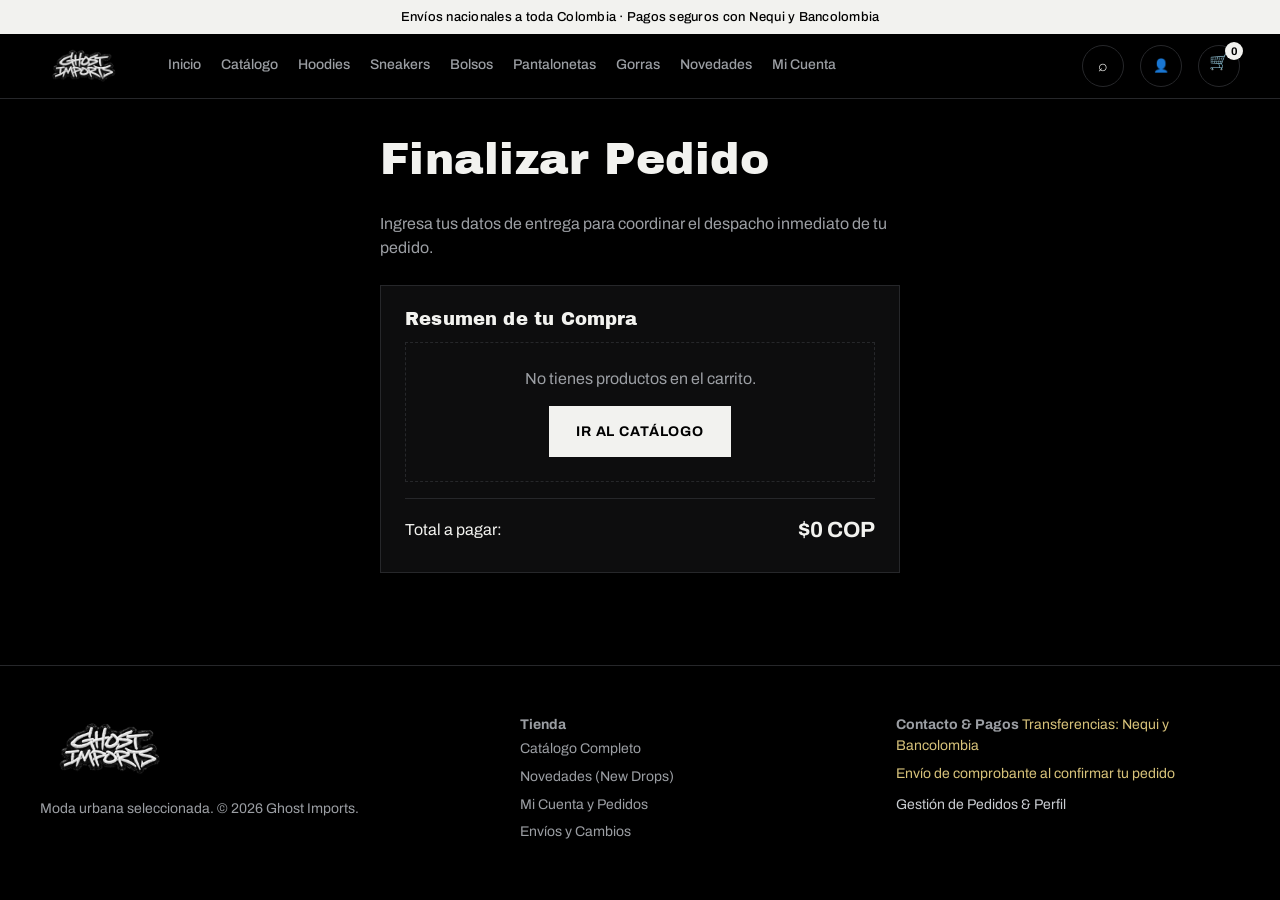
<file: pagar.html>
<!DOCTYPE html>
<html lang="es">
<head>
  <meta charset="utf-8">
  <meta name="viewport" content="width=device-width, initial-scale=1, viewport-fit=cover">
  <title>Finalizar Pedido | Ghost Imports</title>
  <meta name="description" content="Finaliza tu compra de prendas streetwear en Ghost Imports con envíos a toda Colombia.">
  
  <link rel="preconnect" href="https://fonts.googleapis.com">
  <link rel="preconnect" href="https://fonts.gstatic.com" crossorigin>
  <link rel="stylesheet" href="https://fonts.googleapis.com/css2?family=Archivo+Black&family=Archivo:wght@400;500;700&display=swap">
  
  <link rel="stylesheet" href="css/styles.css">
</head>
<body>

  <!-- Barra Superior -->
  <div class="top">Envíos nacionales a toda Colombia · Pagos seguros con Nequi y Bancolombia</div>

  <!-- Cabecera -->
  <header>
    <div class="wrap bar">
      <button class="ib" id="burger" aria-label="Abrir menú" aria-expanded="false">☰</button>
      
      <a href="index.html" aria-label="Ghost Imports, inicio">
        <img class="lg" src="assets/logo.webp" alt="Ghost Imports">
      </a>

      <nav id="nav" aria-label="Principal">
        <a href="index.html">Inicio</a>
        <a href="catalogo.html">Catálogo</a>
        <a href="catalogo.html?cat=hoodies">Hoodies</a>
        <a href="catalogo.html?cat=sneakers">Sneakers</a>
        <a href="catalogo.html?cat=bolsos">Bolsos</a>
        <a href="catalogo.html?cat=pantalonetas">Pantalonetas</a>
        <a href="catalogo.html?cat=gorras">Gorras</a>
        <a href="catalogo.html?cat=novedades">Novedades</a>
        <a href="cuenta.html">Mi Cuenta</a>
      </nav>

      <div class="sp"></div>

      <a class="ib" href="catalogo.html" title="Buscar en catálogo" aria-label="Buscar">⌕</a>
      <a class="ib" href="cuenta.html" id="userBtn" title="Mi Cuenta" aria-label="Mi Cuenta">👤</a>
      <button type="button" class="ib" id="cbtn" aria-label="Abrir carrito">
        🛒<span class="cnt" id="cnt">0</span>
      </button>
    </div>
  </header>

  <!-- Checkout Principal -->
  <main>
    <div class="wrap co" style="padding:36px 20px 64px">
      <h2>Finalizar Pedido</h2>
      <p style="color:var(--mut);margin-bottom:24px">
        Ingresa tus datos de entrega para coordinar el despacho inmediato de tu pedido.
      </p>

      <!-- RESUMEN DEL CARRITO CON FOTOS -->
      <div class="db-panel" style="margin-bottom:28px">
        <h3 style="font-size:18px;margin-bottom:12px">Resumen de tu Compra</h3>
        <div id="checkoutCartItems">
          <!-- Lista de items del carrito con foto -->
        </div>
        <div style="display:flex;justify-content:space-between;align-items:center;margin-top:16px;border-top:1px solid var(--line);padding-top:14px">
          <span style="font-size:16px">Total a pagar:</span>
          <b id="checkoutTotalAmount" style="font-size:22px">$0 COP</b>
        </div>
      </div>

      <!-- FORMULARIO DE ENVÍO -->
      <form id="checkoutForm" novalidate>
        <label for="c_name">Nombre y Apellido</label>
        <input type="text" id="c_name" placeholder="Ej: Santiago Ruiz" required>
        <div class="er"></div>

        <label for="c_email">Correo Electrónico</label>
        <input type="email" id="c_email" placeholder="santiago@ejemplo.com" required>
        <div class="er"></div>

        <label for="c_phone">Número Celular / WhatsApp</label>
        <input type="tel" id="c_phone" placeholder="Ej: 316 604 5499" required>
        <div class="er"></div>

        <label for="c_city">Ciudad y Departamento</label>
        <input type="text" id="c_city" placeholder="Ej: Medellín, Antioquia" required>
        <div class="er"></div>

        <label for="c_address">Dirección de Entrega Completa</label>
        <input type="text" id="c_address" placeholder="Calle / Carrera, Edificio o Torre, Apto..." required>
        <div class="er"></div>

        <!-- MÉTODOS DE PAGO -->
        <fieldset class="pm">
          <legend>Selecciona tu Método de Pago</legend>
          <label class="pmo">
            <input type="radio" name="paymentRadio" value="nequi" checked>
            <span>Nequi</span>
          </label>
          <label class="pmo">
            <input type="radio" name="paymentRadio" value="bancolombia">
            <span>Bancolombia</span>
          </label>
        </fieldset>

        <div class="note" id="paymentInstructions" aria-live="polite">
          <!-- Instrucciones de pago -->
        </div>

        <button type="submit" class="btn" style="width:100%;margin-top:24px">
          CONFIRMAR Y REGISTRAR PEDIDO
        </button>
      </form>

      <!-- RESULTADO EXITOSO TRAS REGISTRAR PEDIDO -->
      <div id="checkoutSuccess"></div>
    </div>
  </main>

  <!-- Pie de Página -->
  <footer>
    <div class="wrap fg">
      <div>
        <img class="lg" src="assets/logo.webp" alt="Ghost Imports">
        <p>Moda urbana seleccionada. © <span id="yr"></span> Ghost Imports.</p>
      </div>
      <div>
        <b>Tienda</b>
        <a href="catalogo.html">Catálogo Completo</a>
        <a href="catalogo.html?cat=novedades">Novedades (New Drops)</a>
        <a href="cuenta.html">Mi Cuenta y Pedidos</a>
        <a href="index.html#servicio">Envíos y Cambios</a>
      </div>
      <div>
        <b>Contacto & Pagos</b>
        <span class="pend">Transferencias: Nequi y Bancolombia</span>
        <span class="pend" style="display:block;margin-top:6px">Envío de comprobante al confirmar tu pedido</span>
        <a href="cuenta.html" style="margin-top:6px;color:var(--sil)">
          Gestión de Pedidos & Perfil
        </a>
      </div>
    </div>
  </footer>

  <!-- Sombra de fondo para el Drawer -->
  <div class="shade" id="shade"></div>

  <!-- Drawer Lateral del Carrito -->
  <aside class="drawer" id="drawer" aria-label="Carrito de compras" aria-hidden="true">
    <div class="dh">
      <h3>Carrito</h3>
      <button type="button" class="ib" id="cx" aria-label="Cerrar carrito">✕</button>
    </div>
    <div class="db" id="cl"></div>
    <div class="df">
      <div style="display:flex;justify-content:space-between;align-items:center">
        <span>Total</span>
        <b id="tot" style="font-size:18px">$0 COP</b>
      </div>
      <button type="button" class="btn" id="go">IR A PAGAR</button>
    </div>
  </aside>

  <!-- Toast -->
  <div class="toast" id="toast" role="status"></div>

  <!-- Scripts -->
  <script src="js/config.js"></script>
  <script src="js/database.js"></script>
  <script src="js/auth.js"></script>
  <script src="js/store.js"></script>
  <script>
    function updateCheckoutSummary() {
      const itemsContainer = document.getElementById("checkoutCartItems");
      const totalAmountEl = document.getElementById("checkoutTotalAmount");
      const checkoutForm = document.getElementById("checkoutForm");
      if (!itemsContainer || !totalAmountEl) return;
      const cart = window.ghostCart || [];

      if (cart.length === 0) {
        itemsContainer.innerHTML = `
          <div class="empty" style="padding:24px 0;text-align:center">
            No tienes productos en el carrito.
            <div style="margin-top:14px">
              <a href="catalogo.html" class="btn">IR AL CATÁLOGO</a>
            </div>
          </div>
        `;
        if (checkoutForm) checkoutForm.style.display = "none";
        totalAmountEl.textContent = "$0 COP";
        return;
      }

      if (checkoutForm) checkoutForm.style.display = "";

      const total = cart.reduce((sum, item) => sum + (Number(item.price) || 0) * (Number(item.q) || 0), 0);
      totalAmountEl.textContent = window.formatCOP(total);

      itemsContainer.innerHTML = cart.map((item, idx) => `
        <div class="checkout-item-row" data-idx="${idx}">
          <div class="checkout-item-left">
            <div class="checkout-item-img">
              <img src="${item.image || 'assets/logo.webp'}" alt="${item.name}">
            </div>
            <div>
              <b style="font-size:15px;color:var(--ink)">${item.name}</b><br>
              <span style="color:var(--mut);font-size:13px">Talla: <b>${item.s}</b> · ${window.formatCOP(item.price)} c/u</span>
            </div>
          </div>
          <div class="checkout-item-actions">
            <div class="qty" role="group" aria-label="Cantidad para ${item.name}">
              <button type="button" class="qty-btn" data-action="cart-minus" data-idx="${idx}" aria-label="Bajar cantidad" title="Disminuir unidad">−</button>
              <span class="qty-val" aria-live="polite">${item.q}</span>
              <button type="button" class="qty-btn" data-action="cart-plus" data-idx="${idx}" aria-label="Subir cantidad" title="Aumentar unidad">+</button>
            </div>
            <div style="min-width:115px;text-align:right">
              <span style="display:block;font-size:11px;color:var(--mut);text-transform:uppercase">Subtotal</span>
              <b style="font-size:16px;color:var(--ink)">${window.formatCOP(item.price * item.q)}</b>
            </div>
            <button type="button" class="rm" data-action="cart-remove" data-idx="${idx}" title="Quitar prenda" style="color:var(--bad)">
              ✕ Quitar
            </button>
          </div>
        </div>
      `).join("");
    }
    window.updateCheckoutSummary = updateCheckoutSummary;

    function renderPaymentInstructions(methodKey) {
      const isBancolombia = methodKey === 'bancolombia';
      const pm = (window.CONFIG && window.CONFIG.paymentMethods && window.CONFIG.paymentMethods[methodKey]) || (isBancolombia ? {
        name: "Bancolombia",
        number: "07800043861",
        holder: "Ghost Imports",
        type: "Cuenta de Ahorros"
      } : {
        name: "Nequi",
        number: "316 604 5499",
        holder: "Ghost Imports",
        type: "Billetera digital"
      });

      const el = document.getElementById("paymentInstructions");
      el.innerHTML = `
        <b>Instrucciones de Pago con ${pm.name}</b><br>
        ${isBancolombia ? `Cuenta de Ahorros Bancolombia: <b style="font-size:16px;letter-spacing:0.04em">${pm.number || '07800043861'}</b>` : `Número Nequi: <b style="font-size:16px;letter-spacing:0.04em">${pm.number || '316 604 5499'}</b>`}<br>
        Titular: <b>${pm.holder || 'Ghost Imports'}</b><br>
        <small style="color:var(--mut);display:block;margin-top:6px">
          Realiza la transferencia por el total exacto. Al confirmar el pedido, tu comprobante oficial se generará automáticamente y serás redirigido a WhatsApp para enviarlo al número <b>+57 316 6045499</b>.
        </small>
      `;
    }

    document.addEventListener("DOMContentLoaded", () => {
      updateCheckoutSummary();

      // Autocompletar datos si el usuario tiene sesión activa
      const currentUser = window.GhostAuth.getCurrentUser();
      if (currentUser) {
        if (currentUser.nombre) document.getElementById("c_name").value = currentUser.nombre;
        if (currentUser.email) document.getElementById("c_email").value = currentUser.email;
        if (currentUser.telefono) document.getElementById("c_phone").value = currentUser.telefono;
        if (currentUser.ciudad) document.getElementById("c_city").value = currentUser.ciudad;
        if (currentUser.direccion) document.getElementById("c_address").value = currentUser.direccion;
      }

      // Métodos de pago
      const radios = document.querySelectorAll("input[name=paymentRadio]");
      radios.forEach(r => {
        r.addEventListener("change", () => renderPaymentInstructions(r.value));
      });
      renderPaymentInstructions("nequi");

      // Validación y envío del formulario
      const form = document.getElementById("checkoutForm");
      if (form) {
        form.addEventListener("submit", async (e) => {
          e.preventDefault();

          if (!window.ghostCart || window.ghostCart.length === 0) {
            window.showToast("Tu carrito está vacío", true);
            return;
          }

          const validations = {
            c_name: (v) => v.trim().length >= 3 || "Escribe tu nombre completo",
            c_email: (v) => /^\S+@\S+\.\S+$/.test(v) || "Escribe un correo electrónico válido",
            c_phone: (v) => /^\d{10}$/.test(v.replace(/\D/g, "")) || "Número celular de 10 dígitos requerido",
            c_city: (v) => v.trim().length >= 2 || "Escribe tu ciudad",
            c_address: (v) => v.trim().length >= 6 || "Escribe la dirección de entrega completa"
          };

          let isValid = true;
          Object.keys(validations).forEach((id) => {
            const input = document.getElementById(id);
            const res = validations[id](input.value);
            const err = input.nextElementSibling;
            if (res === true) {
              err.textContent = "";
            } else {
              err.textContent = res;
              isValid = false;
            }
          });

          if (!isValid) {
            window.showToast("Revisa los campos señalados", true);
            return;
          }

          const selectedMethod = document.querySelector("input[name=paymentRadio]:checked").value;
          const cartTotal = window.ghostCart.reduce((sum, item) => sum + item.price * item.q, 0);

          const customer = {
            name: document.getElementById("c_name").value.trim(),
            email: document.getElementById("c_email").value.trim(),
            phone: document.getElementById("c_phone").value.trim(),
            city: document.getElementById("c_city").value.trim(),
            address: document.getElementById("c_address").value.trim()
          };

          try {
            // Guardar en la base de datos (con enlace a usuario si está autenticado)
            const activeUser = window.GhostAuth.getCurrentUser();
            const order = await window.GhostDB.createOrder({
              userId: activeUser ? activeUser.id : null,
              customer,
              paymentMethod: selectedMethod === 'nequi' ? 'Nequi' : 'Bancolombia',
              items: [...window.ghostCart],
              total: cartTotal
            });

            // Vaciar carrito
            window.ghostCart = [];
            window.updateCartUI();

            // Ocultar formulario
            form.style.display = "none";
            document.getElementById("checkoutCartItems").parentElement.style.display = "none";

            // Generar y renderizar comprobante oficial digital completo de Ghost Imports
            const successContainer = document.getElementById("checkoutSuccess");
            successContainer.innerHTML = window.renderOrderReceiptHTML(order);

            // Enfocar y centrar la vista en el botón obligatorio de WhatsApp
            const orderCode = order.orderCode || ("GH-" + String(order.id || Date.now()).slice(-5));
            setTimeout(() => {
              const waBtn = document.getElementById("btnSendWA-" + orderCode);
              if (waBtn) {
                waBtn.scrollIntoView({ behavior: "smooth", block: "center" });
              } else {
                successContainer.scrollIntoView({ behavior: "smooth", block: "start" });
              }
            }, 300);

            window.showToast("⚠️ ¡Paso obligatorio! Presiona el botón verde para enviar tu comprobante a WhatsApp.");
          } catch (err) {
            console.error(err);
            window.showToast("Error guardando pedido: " + err.message, true);
          }
        });
      }
    });
  </script>
</body>
</html>
</file>
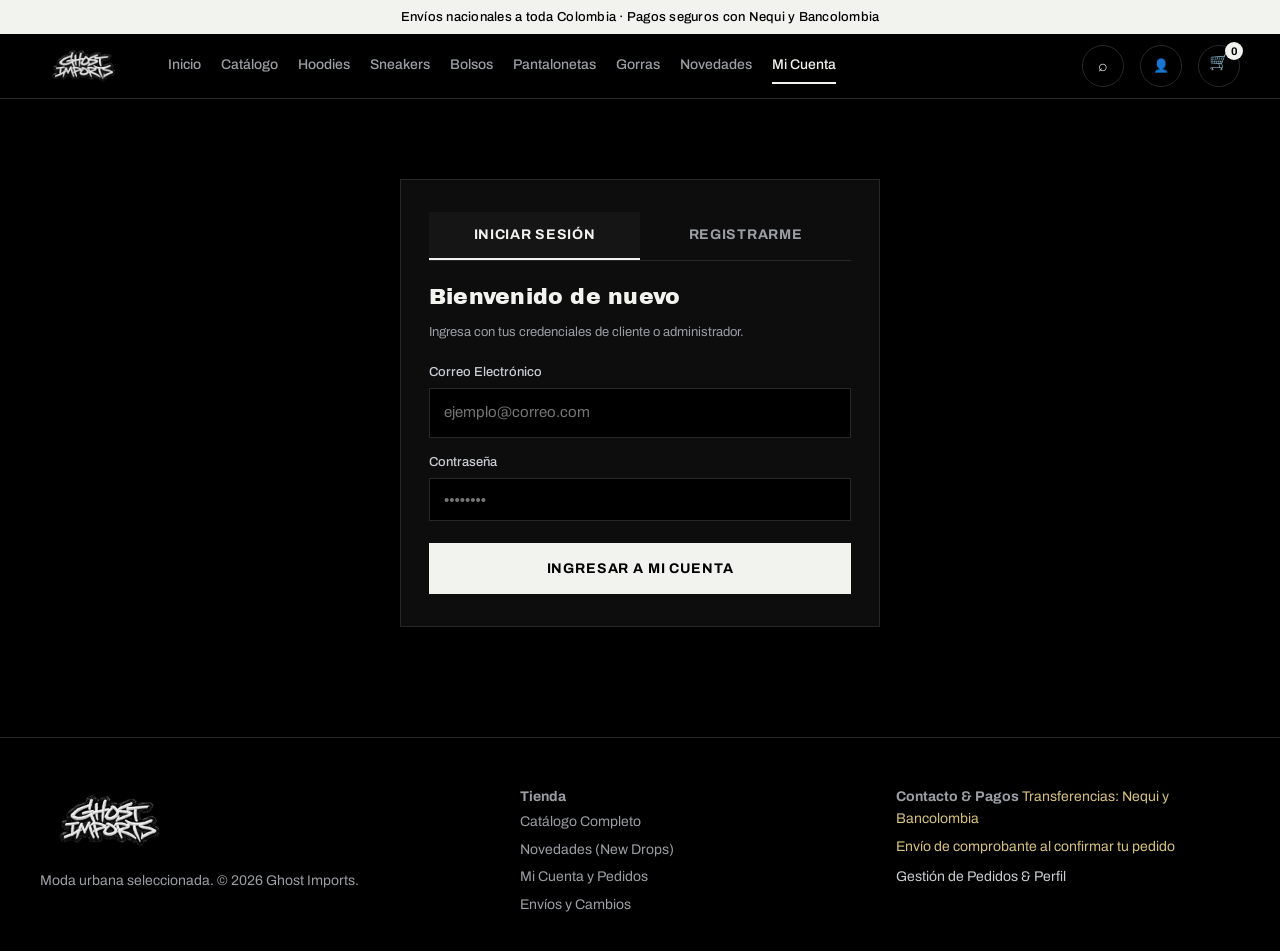
<file: pedidos.html>
<!DOCTYPE html>
<html lang="es">
<head>
  <meta charset="utf-8">
  <meta http-equiv="refresh" content="0; url=cuenta.html">
  <meta name="viewport" content="width=device-width, initial-scale=1, viewport-fit=cover">
  <title>Redirigiendo | Ghost Imports</title>
  <script>
    window.location.replace("cuenta.html");
  </script>
</head>
<body style="background:#000;color:#fff;font-family:sans-serif;display:flex;align-items:center;justify-content:center;height:100vh;margin:0">
  <div style="text-align:center">
    <p>Redirigiendo a tu cuenta y pedidos...</p>
    <a href="cuenta.html" style="color:#f2f2ef">Haz clic aquí si no redirige automáticamente</a>
  </div>
</body>
</html>
</file>
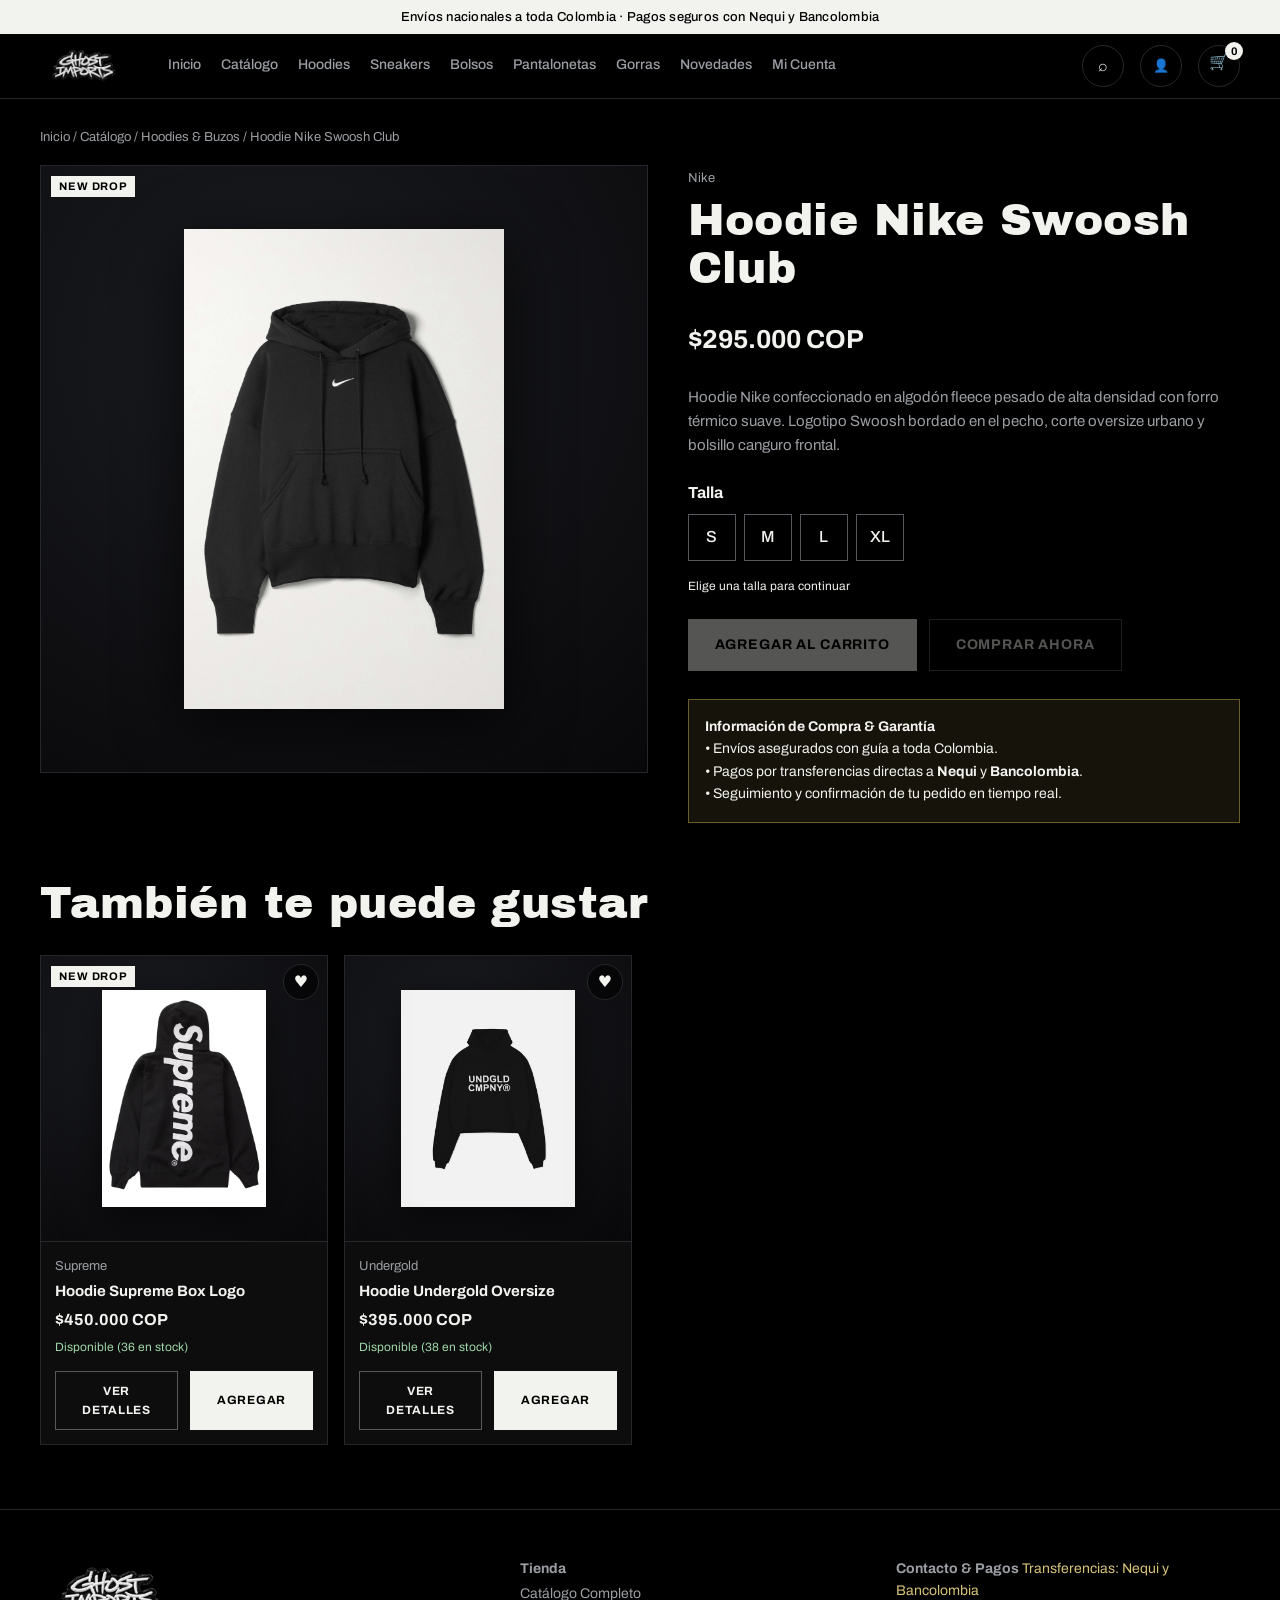
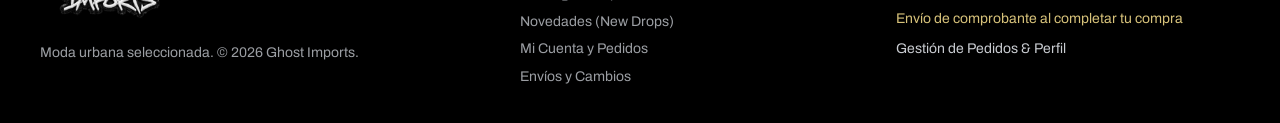
<file: producto.html>
<!DOCTYPE html>
<html lang="es">
<head>
  <meta charset="utf-8">
  <meta name="viewport" content="width=device-width, initial-scale=1, viewport-fit=cover">
  <title>Detalle de Producto | Ghost Imports</title>
  <meta name="description" content="Detalle de producto, tallas disponibles y compra directa en Ghost Imports.">
  
  <link rel="preconnect" href="https://fonts.googleapis.com">
  <link rel="preconnect" href="https://fonts.gstatic.com" crossorigin>
  <link rel="stylesheet" href="https://fonts.googleapis.com/css2?family=Archivo+Black&family=Archivo:wght@400;500;700&display=swap">
  
  <link rel="stylesheet" href="css/styles.css">
</head>
<body>

  <!-- Barra Superior -->
  <div class="top">Envíos nacionales a toda Colombia · Pagos seguros con Nequi y Bancolombia</div>

  <!-- Cabecera -->
  <header>
    <div class="wrap bar">
      <button class="ib" id="burger" aria-label="Abrir menú" aria-expanded="false">☰</button>
      
      <a href="index.html" aria-label="Ghost Imports, inicio">
        <img class="lg" src="assets/logo.webp" alt="Ghost Imports">
      </a>

      <nav id="nav" aria-label="Principal">
        <a href="index.html">Inicio</a>
        <a href="catalogo.html">Catálogo</a>
        <a href="catalogo.html?cat=hoodies">Hoodies</a>
        <a href="catalogo.html?cat=sneakers">Sneakers</a>
        <a href="catalogo.html?cat=bolsos">Bolsos</a>
        <a href="catalogo.html?cat=pantalonetas">Pantalonetas</a>
        <a href="catalogo.html?cat=gorras">Gorras</a>
        <a href="catalogo.html?cat=novedades">Novedades</a>
        <a href="cuenta.html">Mi Cuenta</a>
      </nav>

      <div class="sp"></div>

      <a class="ib" href="catalogo.html" title="Buscar en catálogo" aria-label="Buscar">⌕</a>
      <a class="ib" href="cuenta.html" id="userBtn" title="Mi Cuenta" aria-label="Mi Cuenta">👤</a>
      <button type="button" class="ib" id="cbtn" aria-label="Abrir carrito">
        🛒<span class="cnt" id="cnt">0</span>
      </button>
    </div>
  </header>

  <!-- Detalle del Producto -->
  <main>
    <div class="wrap" style="padding-top:28px;padding-bottom:64px" id="productContainer">
      <!-- Breadcrumbs -->
      <div class="crumb" id="breadcrumbs">
        <a href="index.html">Inicio</a> / <a href="catalogo.html">Catálogo</a> / <span id="crumbCat">Prenda</span>
      </div>

      <!-- Detalle con Imagen Real -->
      <div class="pd">
        <div class="pd-img-box">
          <img id="productMainPhoto" src="assets/logo.webp" alt="Foto del Producto">
          <span class="tag" id="productBadge" style="display:none">NEW DROP</span>
        </div>

        <div>
          <span class="br" id="productBrand">Marca</span>
          <h2 style="margin:6px 0 12px" id="productTitle">Cargando producto...</h2>
          <p class="pr" style="font-size:26px" id="productPrice">$0 COP</p>
          
          <p style="color:var(--mut);line-height:1.6;margin:16px 0 24px;font-size:15px" id="productDesc">
            Descripción del producto...
          </p>

          <b>Talla</b>
          <div class="sz" id="sizeList">
            <!-- Botones de tallas -->
          </div>

          <p class="av" id="availabilityNotice" aria-live="polite">
            Elige una talla para continuar
          </p>

          <div class="row" style="margin-top:24px">
            <button type="button" class="btn" id="btnAddToCart" disabled>
              AGREGAR AL CARRITO
            </button>
            <button type="button" class="btn g" id="btnBuyNow" disabled>
              COMPRAR AHORA
            </button>
          </div>

          <div class="note" style="margin-top:28px">
            <b>Información de Compra & Garantía</b><br>
            • Envíos asegurados con guía a toda Colombia.<br>
            • Pagos por transferencias directas a <b>Nequi</b> y <b>Bancolombia</b>.<br>
            • Seguimiento y confirmación de tu pedido en tiempo real.
          </div>
        </div>
      </div>

      <!-- Productos Relacionados -->
      <section style="padding:56px 0 0">
        <h2>También te puede gustar</h2>
        <div class="grid" id="relatedProductsGrid">
          <!-- Cargado dinámicamente -->
        </div>
      </section>
    </div>
  </main>

  <!-- Pie de Página -->
  <footer>
    <div class="wrap fg">
      <div>
        <img class="lg" src="assets/logo.webp" alt="Ghost Imports">
        <p>Moda urbana seleccionada. © <span id="yr"></span> Ghost Imports.</p>
      </div>
      <div>
        <b>Tienda</b>
        <a href="catalogo.html">Catálogo Completo</a>
        <a href="catalogo.html?cat=novedades">Novedades (New Drops)</a>
        <a href="cuenta.html">Mi Cuenta y Pedidos</a>
        <a href="index.html#servicio">Envíos y Cambios</a>
      </div>
      <div>
        <b>Contacto & Pagos</b>
        <span class="pend">Transferencias: Nequi y Bancolombia</span>
        <span class="pend" style="display:block;margin-top:6px">Envío de comprobante al completar tu compra</span>
        <a href="cuenta.html" style="margin-top:6px;color:var(--sil)">
          Gestión de Pedidos & Perfil
        </a>
      </div>
    </div>
  </footer>

  <!-- Sombra de fondo para el Drawer -->
  <div class="shade" id="shade"></div>

  <!-- Drawer Lateral del Carrito -->
  <aside class="drawer" id="drawer" aria-label="Carrito de compras" aria-hidden="true">
    <div class="dh">
      <h3>Carrito</h3>
      <button type="button" class="ib" id="cx" aria-label="Cerrar carrito">✕</button>
    </div>
    <div class="db" id="cl"></div>
    <div class="df">
      <div style="display:flex;justify-content:space-between;align-items:center">
        <span>Total</span>
        <b id="tot" style="font-size:18px">$0 COP</b>
      </div>
      <button type="button" class="btn" id="go">IR A PAGAR</button>
    </div>
  </aside>

  <!-- Toast -->
  <div class="toast" id="toast" role="status"></div>

  <!-- Scripts -->
  <script src="js/config.js"></script>
  <script src="js/database.js"></script>
  <script src="js/auth.js"></script>
  <script src="js/store.js"></script>
  <script>
    let currentProduct = null;
    let selectedSize = null;

    document.addEventListener("DOMContentLoaded", async () => {
      const params = new URLSearchParams(window.location.search);
      const productId = params.get("id") || "h1";

      const prods = await window.GhostDB.getProducts();
      currentProduct = prods.find(p => p.id === productId) || prods[0];

      if (!currentProduct) {
        document.getElementById("productContainer").innerHTML = `
          <div class="empty" style="margin:60px 0">
            Producto no encontrado. <a href="catalogo.html"><u>Volver al catálogo</u></a>
          </div>
        `;
        return;
      }

      // Actualizar datos del producto
      document.title = `${currentProduct.name} | Ghost Imports`;
      document.getElementById("productBrand").textContent = currentProduct.brand;
      document.getElementById("productTitle").textContent = currentProduct.name;
      document.getElementById("productPrice").textContent = window.formatCOP(currentProduct.price);
      document.getElementById("productDesc").textContent = currentProduct.description;

      const catInfo = window.INITIAL_CATEGORIES[currentProduct.cat];
      const catName = catInfo ? catInfo.name : "Colección";

      document.getElementById("crumbCat").innerHTML = `<a href="catalogo.html?cat=${currentProduct.cat}">${catName}</a> / ${currentProduct.name}`;
      
      const photoEl = document.getElementById("productMainPhoto");
      if (photoEl) {
        photoEl.src = currentProduct.image || "assets/logo.webp";
        photoEl.alt = currentProduct.name;
      }

      if (currentProduct.new) {
        document.getElementById("productBadge").style.display = "inline-block";
      }

      // Tallas
      const sizeContainer = document.getElementById("sizeList");
      const stockEntries = Object.entries(currentProduct.stock || {});
      const totalStock = window.calcTotalStock(currentProduct);

      if (stockEntries.length > 0) {
        sizeContainer.innerHTML = stockEntries.map(([s, qty]) => `
          <button type="button" data-size="${s}" ${qty > 0 ? "" : "disabled"} aria-label="Talla ${s}">
            ${s}
          </button>
        `).join("");

        // Eventos en botones de talla
        sizeContainer.querySelectorAll("button:not([disabled])").forEach(btn => {
          btn.addEventListener("click", () => {
            sizeContainer.querySelectorAll("button").forEach(b => b.classList.remove("on"));
            btn.classList.add("on");
            selectedSize = btn.dataset.size;
            const units = currentProduct.stock[selectedSize];
            
            document.getElementById("availabilityNotice").innerHTML = `
              <span class="y">${units} ${units === 1 ? 'unidad disponible' : 'unidades disponibles'} en talla ${selectedSize}</span>
            `;
            document.getElementById("btnAddToCart").disabled = false;
            document.getElementById("btnBuyNow").disabled = false;
          });
        });
      }

      if (totalStock <= 0) {
        document.getElementById("availabilityNotice").innerHTML = `<span class="n">Agotado temporalmente en todas las tallas</span>`;
      }

      // Botón Agregar al Carrito
      document.getElementById("btnAddToCart").addEventListener("click", () => {
        if (!selectedSize) {
          window.showToast("Por favor selecciona tu talla", true);
          return;
        }
        window.addToGhostCart(currentProduct.id, selectedSize);
      });

      // Botón Comprar Ahora
      document.getElementById("btnBuyNow").addEventListener("click", async () => {
        if (!selectedSize) {
          window.showToast("Por favor selecciona tu talla", true);
          return;
        }
        const added = await window.addToGhostCart(currentProduct.id, selectedSize);
        if (added) {
          window.location.href = "pagar.html";
        }
      });

      // Productos Relacionados
      const related = prods.filter(p => p.cat === currentProduct.cat && p.id !== currentProduct.id);
      const relGrid = document.getElementById("relatedProductsGrid");
      if (relGrid) {
        const toShow = related.length ? related.slice(0, 4) : prods.filter(p => p.id !== currentProduct.id).slice(0, 4);
        relGrid.innerHTML = toShow.map(window.renderProductCardHTML).join("");
      }
    });
  </script>
</body>
</html>
</file>
<file: css/styles.css>
/* ==========================================================================
   GHOST IMPORTS - ESTILOS PRINCIPALES
   Estética: Streetwear Minimalista Oscuro (Luxury Dark Mode)
   ========================================================================== */

/* --------------------------------------------------------------------------
   1. VARIABLES DE DISEÑO & SISTEMA DE COLOR
   -------------------------------------------------------------------------- */
:root {
  --bg: #000000;
  --ink: #f2f2ef;
  --mut: #9b9ea3;
  --line: #26272a;
  --card: #0d0d0e;
  --sil: #c9ccd1;
  --ok: #9fd8a8;
  --bad: #e58a8a;
  --accent: #d7c27a;
  --card-hover: #16171a;
  color-scheme: dark;
  box-sizing: border-box;
  padding-top: env(safe-area-inset-top, 0px);
  padding-bottom: env(safe-area-inset-bottom, 0px);
}

*,
*::before,
*::after {
  box-sizing: inherit;
}

/* --------------------------------------------------------------------------
   2. REGLAS BASE & TIPOGRAFÍA
   -------------------------------------------------------------------------- */
html {
  scroll-padding-top: env(safe-area-inset-top, 0px);
  scroll-behavior: smooth;
  overflow-x: hidden;
  width: 100%;
}

body {
  margin: 0;
  width: 100%;
  overflow-x: hidden;
  background: var(--bg);
  color: var(--ink);
  font: 400 16px/1.55 'Archivo', system-ui, -apple-system, sans-serif;
  -webkit-font-smoothing: antialiased;
  -moz-osx-font-smoothing: grayscale;
}

h1,
h2,
h3,
h4 {
  font-family: 'Archivo Black', Impact, sans-serif;
  font-weight: 400;
  line-height: 1.1;
  margin: 0;
  letter-spacing: 0.01em;
}

a {
  color: inherit;
  text-decoration: none;
  transition: color 0.2s ease, opacity 0.2s ease;
}

button {
  font: inherit;
  color: inherit;
  cursor: pointer;
  border: none;
  background: none;
}

:focus-visible {
  outline: 2px solid var(--sil);
  outline-offset: 3px;
}

img {
  max-width: 100%;
  height: auto;
  display: block;
}

.lg {
  mix-blend-mode: lighten;
  display: block;
  object-fit: contain;
}

/* --------------------------------------------------------------------------
   3. ESTRUCTURA Y CONTENEDORES
   -------------------------------------------------------------------------- */
.wrap {
  max-width: 1240px;
  margin: 0 auto;
  padding: 0 20px;
}

.row {
  display: flex;
  gap: 12px;
  flex-wrap: wrap;
}

section {
  padding: 64px 0;
}

h2 {
  font-size: clamp(26px, 4vw, 44px);
  margin-bottom: 28px;
}

.sp {
  flex: 1;
}

/* --------------------------------------------------------------------------
   4. BARRA SUPERIOR & CABECERA
   -------------------------------------------------------------------------- */
.top {
  background: var(--ink);
  color: #000;
  text-align: center;
  font-size: 13px;
  padding: 7px 12px;
  font-weight: 500;
  letter-spacing: 0.02em;
}

header {
  position: sticky;
  top: env(safe-area-inset-top, 0px);
  z-index: 20;
  background: rgba(0, 0, 0, 0.92);
  backdrop-filter: blur(10px);
  -webkit-backdrop-filter: blur(10px);
  border-bottom: 1px solid var(--line);
}

.bar {
  display: flex;
  align-items: center;
  gap: 16px;
  height: 64px;
}

.bar .lg {
  height: 44px;
}

nav {
  display: flex;
  gap: 20px;
  margin-left: 24px;
  font-size: 14px;
  font-weight: 500;
}

nav a {
  color: var(--mut);
  padding: 6px 0;
  border-bottom: 2px solid transparent;
  transition: color 0.2s, border-color 0.2s;
}

nav a:hover,
nav a.on {
  color: var(--ink);
  border-color: var(--ink);
}

.ib {
  background: none;
  border: 1px solid var(--line);
  border-radius: 50%;
  width: 42px;
  height: 42px;
  display: grid;
  place-items: center;
  position: relative;
  transition: border-color 0.2s, background-color 0.2s;
}

.ib:hover {
  border-color: var(--sil);
  background-color: rgba(255, 255, 255, 0.05);
}

.cnt {
  position: absolute;
  top: -4px;
  right: -4px;
  background: var(--ink);
  color: #000;
  border-radius: 9px;
  font-size: 11px;
  min-width: 18px;
  height: 18px;
  display: grid;
  place-items: center;
  font-weight: 700;
}

#burger {
  display: none;
}

/* --------------------------------------------------------------------------
   5. BOTONES Y ACCIONES
   -------------------------------------------------------------------------- */
.btn {
  display: inline-block;
  background: var(--ink);
  color: #000;
  border: 1px solid var(--ink);
  padding: 14px 26px;
  font-weight: 700;
  font-size: 14px;
  letter-spacing: 0.06em;
  text-transform: uppercase;
  transition: background 0.2s ease, color 0.2s ease, border-color 0.2s ease;
  text-align: center;
}

.btn:hover {
  background: transparent;
  color: var(--ink);
}

.btn.g {
  background: transparent;
  color: var(--ink);
  border-color: #55585d;
}

.btn.g:hover {
  border-color: var(--ink);
}

.btn[disabled] {
  opacity: 0.35;
  pointer-events: none;
  cursor: not-allowed;
}

/* --------------------------------------------------------------------------
   6. HERO SECTION
   -------------------------------------------------------------------------- */
.hero {
  min-height: calc(100svh - 110px);
  display: grid;
  align-content: center;
  justify-items: start;
  padding: 56px 0;
  position: relative;
  overflow: hidden;
}

.hero .lg {
  width: min(760px, 100%);
  margin: 0 0 12px -2%;
  animation: rise 1s cubic-bezier(0.2, 0.7, 0.2, 1) both;
}

@keyframes rise {
  from {
    opacity: 0;
    transform: translateY(24px) scale(0.97);
  }
  to {
    opacity: 1;
    transform: translateY(0) scale(1);
  }
}

.hero h1 {
  font-size: clamp(34px, 6vw, 72px);
  max-width: 12ch;
}

.hero p {
  color: var(--mut);
  max-width: 44ch;
  margin: 16px 0 28px;
  font-size: 18px;
  line-height: 1.6;
}

/* --------------------------------------------------------------------------
   7. SECCIÓN DE CATEGORÍAS & COLECCIONES
   -------------------------------------------------------------------------- */
.cats {
  display: grid;
  grid-template-columns: repeat(6, 1fr);
  gap: 12px;
}

.cat {
  position: relative;
  border: 1px solid var(--line);
  background: linear-gradient(160deg, #17181a, #070707);
  min-height: 230px;
  padding: 18px;
  display: flex;
  flex-direction: column;
  justify-content: flex-end;
  overflow: hidden;
  transition: border-color 0.25s, transform 0.25s;
}

.cat:hover {
  border-color: var(--sil);
  transform: translateY(-2px);
}

.cat-bg-img {
  position: absolute;
  top: 14px;
  right: 14px;
  width: 130px;
  height: 130px;
  object-fit: contain;
  opacity: 0.85;
  transition: transform 0.4s cubic-bezier(0.16, 1, 0.3, 1), opacity 0.3s ease;
  filter: drop-shadow(0 8px 16px rgba(0, 0, 0, 0.65));
  pointer-events: none;
}

.cat:hover .cat-bg-img {
  transform: scale(1.12) translateY(-4px) rotate(-3deg);
  opacity: 1;
}

.cat:nth-child(1) {
  grid-column: span 3;
  min-height: 320px;
}

.cat:nth-child(1) .cat-bg-img {
  width: 190px;
  height: 190px;
  top: 20px;
  right: 20px;
}

.cat:nth-child(2) {
  grid-column: span 3;
  min-height: 320px;
}

.cat:nth-child(2) .cat-bg-img {
  width: 190px;
  height: 190px;
  top: 20px;
  right: 20px;
}

.cat:nth-child(n+3) {
  grid-column: span 2;
}

.cat-text {
  display: flex;
  flex-direction: column;
  position: relative;
  z-index: 2;
  margin-top: auto;
}

.cat h3 {
  font-size: 24px;
  position: relative;
  z-index: 2;
}

.cat small {
  color: var(--mut);
  margin-top: 4px;
  position: relative;
  z-index: 2;
}

.cat .ph {
  position: absolute;
  top: 12px;
  left: 14px;
  z-index: 2;
}

.ph {
  font-size: 10px;
  letter-spacing: 0.14em;
  color: #6d7076;
  text-transform: uppercase;
}

/* --------------------------------------------------------------------------
   8. CATÁLOGO & TARJETAS DE PRODUCTO
   -------------------------------------------------------------------------- */
.grid {
  display: grid;
  grid-template-columns: repeat(auto-fill, minmax(230px, 1fr));
  gap: 16px;
}

.card {
  border: 1px solid var(--line);
  background: var(--card);
  display: flex;
  flex-direction: column;
  position: relative;
  transition: transform 0.25s ease, border-color 0.25s ease;
}

.card:hover {
  border-color: var(--sil);
  transform: translateY(-3px);
}

.card-img-box {
  aspect-ratio: 1/1;
  background: radial-gradient(circle at 40% 30%, #1c1d22, #08080a);
  display: flex;
  align-items: center;
  justify-content: center;
  position: relative;
  overflow: hidden;
  border-bottom: 1px solid var(--line);
  padding: 16px;
}

.card-img-box img {
  width: 86%;
  height: 86%;
  object-fit: contain;
  transition: transform 0.4s cubic-bezier(0.16, 1, 0.3, 1);
  filter: drop-shadow(0 10px 20px rgba(0, 0, 0, 0.65));
}

.card:hover .card-img-box img {
  transform: scale(1.08) translateY(-4px);
}

.img {
  aspect-ratio: 1/1;
  background: radial-gradient(circle at 30% 20%, #222428, #050505);
  display: grid;
  place-items: center;
  position: relative;
  color: #2f3135;
  font-family: 'Archivo Black', Impact, sans-serif;
  font-size: 34px;
  text-transform: uppercase;
  overflow: hidden;
  user-select: none;
}

.img .ph {
  position: absolute;
  left: 10px;
  bottom: 8px;
}

.tag {
  position: absolute;
  top: 10px;
  left: 10px;
  background: var(--ink);
  color: #000;
  font-size: 11px;
  font-weight: 700;
  padding: 2px 8px;
  letter-spacing: 0.08em;
  z-index: 2;
}

.fav {
  position: absolute;
  top: 8px;
  right: 8px;
  background: rgba(0, 0, 0, 0.6);
  border: 1px solid var(--line);
  border-radius: 50%;
  width: 36px;
  height: 36px;
  display: grid;
  place-items: center;
  transition: all 0.2s ease;
  z-index: 2;
}

.fav:hover {
  border-color: var(--sil);
}

.fav.on {
  background: var(--ink);
  color: #000;
}

.cb {
  padding: 14px;
  display: flex;
  flex-direction: column;
  gap: 6px;
  flex: 1;
}

.cb b {
  font-size: 15px;
  line-height: 1.3;
}

.br {
  color: var(--mut);
  font-size: 13px;
}

.pr {
  font-weight: 700;
}

.pr i {
  font-style: normal;
  font-size: 11px;
  color: var(--mut);
  font-weight: 400;
  margin-left: 6px;
}

.av {
  font-size: 12px;
}

.av.y {
  color: var(--ok);
}

.av.n {
  color: var(--bad);
}

.cb .row {
  margin-top: auto;
  padding-top: 8px;
}

.cb .btn {
  padding: 10px 14px;
  font-size: 12px;
  flex: 1;
  text-align: center;
}

/* --------------------------------------------------------------------------
   9. BANNER & SECCIONES INFORMATIVAS
   -------------------------------------------------------------------------- */
.band {
  border-block: 1px solid var(--line);
  padding: 72px 0;
  text-align: center;
  background: #050505;
}

.band .lg {
  width: min(420px, 70%);
  margin: 0 auto 18px;
}

.band p {
  font-family: 'Archivo Black', Impact, sans-serif;
  font-size: clamp(20px, 3vw, 32px);
  max-width: 22ch;
  margin: 0 auto;
}

.two {
  display: grid;
  grid-template-columns: 1fr 1fr;
  gap: 48px;
  align-items: start;
}

.two p {
  color: var(--mut);
  max-width: 56ch;
}

.trust {
  display: grid;
  grid-template-columns: repeat(auto-fit, minmax(210px, 1fr));
  gap: 12px;
}

.tr {
  border: 1px solid var(--line);
  padding: 18px;
  background: rgba(255, 255, 255, 0.01);
}

.tr h3 {
  font-size: 17px;
  margin-bottom: 8px;
}

.tr p {
  margin: 0;
  color: var(--mut);
  font-size: 14px;
}

.pend {
  color: var(--accent);
}

/* --------------------------------------------------------------------------
   10. FILTROS Y BÚSQUEDA
   -------------------------------------------------------------------------- */
.cat-top {
  display: flex;
  gap: 24px;
  align-items: flex-start;
}

.filters {
  width: 230px;
  flex: none;
  position: sticky;
  top: 90px;
  align-self: flex-start;
}

.f-item {
  display: flex;
  flex-direction: column;
}

.f-item label {
  display: block;
  font-size: 13px;
  color: var(--mut);
  margin: 10px 0 4px;
}

select,
input[type="text"],
input[type="email"],
input[type="tel"],
input[type="search"],
input[type="number"] {
  width: 100%;
  background: #0b0b0c;
  border: 1px solid #3a3c40;
  color: var(--ink);
  padding: 10px 12px;
  font: inherit;
  transition: border-color 0.2s ease;
}

select:focus,
input:focus {
  border-color: var(--sil);
  outline: none;
}

.chk {
  display: flex;
  gap: 8px;
  align-items: center;
  margin-top: 12px;
  font-size: 14px;
  cursor: pointer;
}

.res {
  flex: 1;
  min-width: 0;
}

.empty {
  border: 1px dashed var(--line);
  padding: 40px;
  text-align: center;
  color: var(--mut);
}

/* --------------------------------------------------------------------------
   11. DETALLE DE PRODUCTO
   -------------------------------------------------------------------------- */
.crumb {
  color: var(--mut);
  font-size: 13px;
  margin-bottom: 18px;
}

.pd {
  display: grid;
  grid-template-columns: 1.1fr 1fr;
  gap: 40px;
}

.pd-img-box {
  aspect-ratio: 1/1;
  background: radial-gradient(circle at 40% 30%, #1c1d22, #08080a);
  border: 1px solid var(--line);
  display: flex;
  align-items: center;
  justify-content: center;
  position: relative;
  overflow: hidden;
  padding: 24px;
}

.pd-img-box img {
  width: 90%;
  height: 90%;
  max-height: 480px;
  object-fit: contain;
  filter: drop-shadow(0 16px 32px rgba(0, 0, 0, 0.75));
  transition: transform 0.4s cubic-bezier(0.16, 1, 0.3, 1);
}

.pd-img-box:hover img {
  transform: scale(1.04);
}

.pd .img {
  aspect-ratio: 1/1;
  font-size: 60px;
}

.sz {
  display: flex;
  gap: 8px;
  flex-wrap: wrap;
  margin: 8px 0 16px;
}

.sz button {
  background: none;
  border: 1px solid #55585d;
  min-width: 48px;
  padding: 10px;
  font-weight: 500;
  transition: all 0.2s ease;
}

.sz button:hover:not([disabled]) {
  border-color: var(--ink);
}

.sz button.on {
  background: var(--ink);
  color: #000;
  border-color: var(--ink);
}

.sz button[disabled] {
  opacity: 0.3;
  text-decoration: line-through;
  cursor: not-allowed;
}

.qty {
  display: inline-flex;
  align-items: center;
  border: 1px solid #383a3f;
  background: #111215;
  border-radius: 4px;
  overflow: hidden;
  user-select: none;
  vertical-align: middle;
}

.qty button,
.qty .qty-btn {
  background: transparent;
  color: var(--ink);
  border: 0;
  width: 34px;
  height: 34px;
  font-size: 16px;
  font-weight: 700;
  display: flex;
  align-items: center;
  justify-content: center;
  cursor: pointer;
  transition: background 0.15s, color 0.15s, transform 0.1s;
  padding: 0;
  line-height: 1;
  flex-shrink: 0;
}

.qty button:hover:not([disabled]),
.qty .qty-btn:hover:not([disabled]) {
  background: rgba(255, 255, 255, 0.16);
  color: #ffffff;
}

.qty button:active:not([disabled]),
.qty .qty-btn:active:not([disabled]) {
  background: rgba(255, 255, 255, 0.28);
  transform: scale(0.94);
}

.qty button[disabled],
.qty .qty-btn[disabled] {
  opacity: 0.3;
  cursor: not-allowed;
}

.qty span,
.qty .qty-val {
  min-width: 32px;
  padding: 0 4px;
  text-align: center;
  font-weight: 700;
  font-size: 14px;
  color: var(--ink);
  line-height: 34px;
}

/* --------------------------------------------------------------------------
   12. CARRITO LATERAL (DRAWER)
   -------------------------------------------------------------------------- */
.drawer {
  position: fixed;
  inset: 0 0 0 auto;
  width: min(430px, 100%);
  background: #070707;
  border-left: 1px solid var(--line);
  z-index: 40;
  transform: translateX(100%);
  transition: transform 0.3s cubic-bezier(0.16, 1, 0.3, 1);
  display: flex;
  flex-direction: column;
  padding-top: env(safe-area-inset-top, 0px);
  padding-bottom: env(safe-area-inset-bottom, 0px);
}

.drawer.open {
  transform: none;
}

.dh,
.df {
  padding: 16px 20px;
  display: flex;
  justify-content: space-between;
  align-items: center;
  border-bottom: 1px solid var(--line);
}

.df {
  border: 0;
  border-top: 1px solid var(--line);
  flex-direction: column;
  align-items: stretch;
  gap: 12px;
}

.db {
  flex: 1;
  overflow: auto;
  padding: 8px 20px;
}

.li {
  display: flex;
  gap: 14px;
  padding: 14px 0;
  border-bottom: 1px solid var(--line);
  font-size: 14px;
  align-items: flex-start;
}

.li .t {
  width: 62px;
  height: 62px;
  background: #151618;
  border: 1px solid var(--line);
  flex-shrink: 0;
  display: flex;
  align-items: center;
  justify-content: center;
  padding: 4px;
  overflow: hidden;
  border-radius: 4px;
}

.li .t img {
  width: 100%;
  height: 100%;
  object-fit: contain;
}

.li-info {
  flex: 1;
  min-width: 0;
}

.li-header {
  display: flex;
  justify-content: space-between;
  align-items: flex-start;
  gap: 8px;
  margin-bottom: 4px;
}

.li-title {
  font-size: 13.5px;
  font-weight: 700;
  line-height: 1.3;
  color: var(--ink);
  word-break: break-word;
}

.li-meta {
  font-size: 12px;
  color: var(--mut);
  margin-bottom: 8px;
}

.li-meta b {
  color: var(--ink);
}

.li-bottom {
  display: flex;
  align-items: center;
  justify-content: space-between;
  gap: 10px;
  flex-wrap: wrap;
}

.li-subtotal {
  font-size: 12.5px;
  color: var(--mut);
}

.li-subtotal b {
  font-size: 13.5px;
  color: var(--ink);
}

.rm {
  background: none;
  border: 0;
  color: var(--mut);
  font-size: 11.5px;
  cursor: pointer;
  padding: 3px 6px;
  border-radius: 3px;
  transition: all 0.2s;
  text-decoration: none;
  display: inline-flex;
  align-items: center;
  gap: 3px;
  flex-shrink: 0;
}

.rm:hover {
  color: var(--bad);
  background: rgba(229, 138, 138, 0.12);
}

/* Items del checkout en pagar.html */
.checkout-item-row {
  display: flex;
  align-items: center;
  justify-content: space-between;
  gap: 14px;
  padding: 14px 0;
  border-bottom: 1px solid var(--line);
  flex-wrap: wrap;
}

.checkout-item-left {
  display: flex;
  align-items: center;
  gap: 14px;
  min-width: 220px;
  flex: 1;
}

.checkout-item-img {
  width: 56px;
  height: 56px;
  background: #151618;
  border: 1px solid var(--line);
  flex-shrink: 0;
  padding: 4px;
  border-radius: 4px;
  display: flex;
  align-items: center;
  justify-content: center;
}

.checkout-item-img img {
  width: 100%;
  height: 100%;
  object-fit: contain;
}

.checkout-item-actions {
  display: flex;
  align-items: center;
  gap: 14px;
  flex-wrap: wrap;
}

.shade {
  position: fixed;
  inset: 0;
  background: rgba(0, 0, 0, 0.6);
  backdrop-filter: blur(4px);
  -webkit-backdrop-filter: blur(4px);
  z-index: 30;
  display: none;
}

.shade.on {
  display: block;
}

/* --------------------------------------------------------------------------
   13. CHECKOUT & FORMULARIOS
   -------------------------------------------------------------------------- */
.co {
  max-width: 560px;
}

.co label {
  display: block;
  margin-top: 14px;
  font-size: 13px;
  color: var(--mut);
}

.er {
  color: var(--bad);
  font-size: 12px;
  min-height: 16px;
  margin-top: 4px;
}

.pm {
  border: 1px solid var(--line);
  margin: 18px 0 0;
  padding: 14px;
  display: grid;
  grid-template-columns: 1fr 1fr;
  gap: 12px;
  background: var(--card);
}

.pm legend {
  font-size: 13px;
  color: var(--sil);
  font-weight: 700;
  text-transform: uppercase;
  letter-spacing: 0.05em;
  padding: 0 6px;
}

.pmo {
  display: flex !important;
  align-items: center;
  gap: 10px;
  margin: 0 !important;
  color: var(--ink) !important;
  font-size: 15px !important;
  font-weight: 600;
  cursor: pointer;
  padding: 12px 14px;
  border: 1px solid var(--line);
  background: #000;
  transition: all 0.2s ease;
  user-select: none;
}

.pmo:hover {
  border-color: var(--sil);
}

.pmo:has(input:checked) {
  border-color: var(--ink);
  background: rgba(255, 255, 255, 0.04);
}

.pmo input[type="radio"] {
  width: 18px;
  height: 18px;
  margin: 0;
  accent-color: var(--ink);
  cursor: pointer;
}

.note {
  border: 1px solid #6b5d2a;
  background: #16130a;
  padding: 16px;
  font-size: 14px;
  margin-top: 20px;
  line-height: 1.6;
}

/* --------------------------------------------------------------------------
   14. PANEL DE BASE DE DATOS / PEDIDOS (ADMIN MODAL)
   -------------------------------------------------------------------------- */
.db-panel {
  background: var(--card);
  border: 1px solid var(--line);
  padding: 24px;
  margin-top: 24px;
}

.db-badge {
  display: inline-block;
  padding: 3px 8px;
  border-radius: 4px;
  font-size: 11px;
  font-weight: 700;
  text-transform: uppercase;
}

.db-badge.ok {
  background: rgba(159, 216, 168, 0.15);
  color: var(--ok);
  border: 1px solid var(--ok);
}

.db-badge.pending {
  background: rgba(215, 194, 122, 0.15);
  color: var(--accent);
  border: 1px solid var(--accent);
}

.db-table {
  width: 100%;
  border-collapse: collapse;
  margin-top: 16px;
  font-size: 14px;
}

.db-table th,
.db-table td {
  padding: 12px;
  text-align: left;
  border-bottom: 1px solid var(--line);
}

.db-table th {
  color: var(--mut);
  font-size: 12px;
  text-transform: uppercase;
  letter-spacing: 0.05em;
}

.db-stat-grid {
  display: grid;
  grid-template-columns: repeat(auto-fit, minmax(180px, 1fr));
  gap: 16px;
  margin-bottom: 24px;
}

.db-stat-card {
  border: 1px solid var(--line);
  padding: 16px;
  background: #070707;
}

.db-stat-card span {
  font-size: 12px;
  color: var(--mut);
  text-transform: uppercase;
  display: block;
  margin-bottom: 6px;
}

.db-stat-card b {
  font-size: 24px;
  font-family: 'Archivo Black', Impact, sans-serif;
}

/* --------------------------------------------------------------------------
   15. PIE DE PÁGINA (FOOTER)
   -------------------------------------------------------------------------- */
footer {
  border-top: 1px solid var(--line);
  padding: 48px 0 32px;
  color: var(--mut);
  font-size: 14px;
}

.fg {
  display: grid;
  grid-template-columns: 1.3fr 1fr 1fr;
  gap: 32px;
}

.fg .lg {
  height: 70px;
  margin-bottom: 12px;
}

.fg a {
  display: block;
  padding: 3px 0;
}

.fg a:hover {
  color: var(--ink);
}

/* --------------------------------------------------------------------------
   16. NOTIFICACIONES (TOAST)
   -------------------------------------------------------------------------- */
.toast {
  position: fixed;
  left: 50%;
  bottom: calc(20px + env(safe-area-inset-bottom, 0px));
  transform: translate(-50%, 30px);
  background: var(--ink);
  color: #000;
  padding: 12px 20px;
  font-weight: 700;
  opacity: 0;
  transition: opacity 0.25s, transform 0.25s;
  z-index: 60;
  pointer-events: none;
  max-width: 92vw;
  box-shadow: 0 10px 30px rgba(0, 0, 0, 0.5);
}

.toast.on {
  opacity: 1;
  transform: translate(-50%, 0);
}

.toast.err {
  background: var(--bad);
  color: #000;
}

/* --------------------------------------------------------------------------
   17. COMPONENTES DE CUENTA, ADMINISTRACIÓN & TABLAS
   -------------------------------------------------------------------------- */
.auth-box {
  max-width: 480px;
  margin: 40px auto;
  border: 1px solid var(--line);
  background: var(--card);
  padding: 32px 28px;
}

.auth-tabs {
  display: flex;
  border-bottom: 1px solid var(--line);
  margin-bottom: 24px;
}

.auth-tab {
  flex: 1;
  padding: 12px 16px;
  background: transparent;
  color: var(--mut);
  text-align: center;
  font-weight: 700;
  font-size: 14px;
  text-transform: uppercase;
  letter-spacing: 0.05em;
  border-bottom: 2px solid transparent;
  transition: all 0.2s ease;
}

.auth-tab.active {
  color: var(--ink);
  border-bottom-color: var(--ink);
  background: rgba(255, 255, 255, 0.03);
}

.auth-box label {
  display: block;
  font-size: 13px;
  color: var(--sil);
  margin: 14px 0 6px;
  font-weight: 500;
}

.auth-box input,
.auth-box select {
  width: 100%;
  padding: 12px 14px;
  background: #000;
  border: 1px solid var(--line);
  color: var(--ink);
  font-size: 15px;
  outline: none;
  transition: border-color 0.2s;
}

.auth-box input:focus,
.auth-box select:focus {
  border-color: var(--ink);
}

.status-badge {
  display: inline-block;
  padding: 4px 10px;
  font-size: 11px;
  font-weight: 600;
  border: 1px solid var(--line);
  text-transform: uppercase;
  letter-spacing: 0.04em;
  border-radius: 2px;
}

.status-badge.ok {
  color: var(--ok);
  border-color: #2b5734;
  background: #0c1c10;
}

.status-badge.pending {
  color: var(--accent);
  border-color: #635328;
  background: #1c1808;
}

.status-badge.shipping {
  color: #7ab3d7;
  border-color: #204663;
  background: #091724;
}

.status-badge.bad {
  color: var(--bad);
  border-color: #5c2525;
  background: #240a0a;
}

.account-grid {
  display: grid;
  grid-template-columns: 320px 1fr;
  gap: 28px;
  margin-top: 24px;
  align-items: start;
}

.user-card {
  border: 1px solid var(--line);
  background: var(--card);
  padding: 24px;
}

.order-card {
  border: 1px solid var(--line);
  background: var(--card);
  padding: 20px;
  margin-bottom: 20px;
  transition: border-color 0.2s;
}

.order-card:hover {
  border-color: #3e4147;
}

.order-item-row {
  display: flex;
  align-items: center;
  gap: 14px;
  padding: 10px 0;
  border-bottom: 1px solid #1a1a1d;
}

.order-item-img {
  width: 50px;
  height: 50px;
  object-fit: contain;
  background: #000;
  border: 1px solid var(--line);
  flex-shrink: 0;
}

.admin-nav {
  display: flex;
  gap: 10px;
  border-bottom: 1px solid var(--line);
  margin-bottom: 24px;
  flex-wrap: wrap;
}

.admin-nav button {
  padding: 12px 20px;
  background: transparent;
  color: var(--mut);
  font-weight: 700;
  font-size: 13px;
  text-transform: uppercase;
  letter-spacing: 0.05em;
  border-bottom: 2px solid transparent;
  transition: all 0.2s;
}

.admin-nav button.active {
  color: var(--ink);
  border-bottom-color: var(--ink);
  background: rgba(255, 255, 255, 0.03);
}

.status-select {
  padding: 6px 10px;
  background: #000;
  border: 1px solid var(--line);
  color: var(--ink);
  font-size: 12px;
  cursor: pointer;
}

#userBtn {
  width: auto;
  min-width: 42px;
  height: 42px;
  padding: 0 12px;
  border-radius: 21px;
  display: inline-flex;
  align-items: center;
  justify-content: center;
  gap: 6px;
  font-size: 13px;
  white-space: nowrap;
}

/* Contenedor de tablas responsivas con scroll horizontal suave */
.db-table-wrap {
  width: 100%;
  overflow-x: auto;
  -webkit-overflow-scrolling: touch;
  margin-bottom: 12px;
  border: 1px solid var(--line);
}

.db-table {
  min-width: 720px;
  width: 100%;
  border-collapse: collapse;
}

.db-table th,
.db-table td {
  padding: 12px 14px;
  text-align: left;
  border-bottom: 1px solid var(--line);
}

.db-table tr:hover td {
  background: rgba(255, 255, 255, 0.02);
}

/* --------------------------------------------------------------------------
   18. ESTILOS DE COMPROBANTE OFICIAL DIGITAL & BOTÓN WHATSAPP (+57 316 6045499)
   -------------------------------------------------------------------------- */

/* Botón Destacado de Envío a WhatsApp */
.btn-wa-send {
  background: #25D366 !important;
  color: #000000 !important;
  border: 1px solid #25D366 !important;
  font-weight: 800 !important;
  font-size: 13.5px !important;
  letter-spacing: 0.04em !important;
  display: inline-flex !important;
  align-items: center !important;
  justify-content: center !important;
  gap: 8px !important;
  padding: 14px 20px !important;
  border-radius: 4px !important;
  text-decoration: none !important;
  box-shadow: 0 4px 18px rgba(37, 211, 102, 0.35) !important;
  transition: transform 0.2s ease, box-shadow 0.2s ease, background 0.2s ease !important;
  cursor: pointer;
  text-transform: uppercase;
}

.btn-wa-send:hover {
  background: #20bd5a !important;
  color: #000000 !important;
  transform: translateY(-2px);
  box-shadow: 0 6px 24px rgba(37, 211, 102, 0.5) !important;
}

.btn-wa-send svg {
  flex-shrink: 0;
}

.btn-copied {
  background: var(--ok) !important;
  color: #000 !important;
  border-color: var(--ok) !important;
}

/* Aviso de Paso Obligatorio en Comprobante */
.comprobante-mandatory-box {
  background: linear-gradient(135deg, #1f1107 0%, #150903 100%);
  border: 2px solid #e57e25;
  border-radius: 6px;
  padding: 16px 18px;
  margin: 18px 0 14px;
  box-shadow: 0 4px 20px rgba(229, 126, 37, 0.25);
  animation: pulse-border-wa 2s infinite ease-in-out;
}

.comprobante-mandatory-box.completed {
  background: linear-gradient(135deg, #091a0e 0%, #041007 100%);
  border-color: var(--ok);
  box-shadow: 0 4px 20px rgba(159, 216, 168, 0.2);
  animation: none;
}

.comprobante-mandatory-header {
  display: flex;
  align-items: center;
  gap: 10px;
  color: #ff9800;
  font-size: 13.5px;
  letter-spacing: 0.05em;
  font-weight: 800;
  margin-bottom: 6px;
}

.mandatory-pulse-dot {
  width: 10px;
  height: 10px;
  background: #ff3d00;
  border-radius: 50%;
  display: inline-block;
  box-shadow: 0 0 10px #ff3d00;
  animation: pulse-dot 1.2s infinite ease-in-out;
  flex-shrink: 0;
}

.notice-check {
  font-size: 16px;
  color: var(--ok);
  font-weight: 800;
}

.comprobante-mandatory-box p {
  font-size: 13px;
  color: var(--sil);
  margin: 0;
  line-height: 1.5;
}

/* Animación del Botón Obligatorio de WhatsApp */
.btn-wa-required {
  animation: pulse-wa-glow 1.8s infinite !important;
  border: 2px solid #ffffff !important;
  font-size: 14px !important;
  font-weight: 900 !important;
}

@keyframes pulse-wa-glow {
  0% {
    box-shadow: 0 0 0 0 rgba(37, 211, 102, 0.7);
    transform: scale(1);
  }
  50% {
    box-shadow: 0 0 0 14px rgba(37, 211, 102, 0);
    transform: scale(1.02);
  }
  100% {
    box-shadow: 0 0 0 0 rgba(37, 211, 102, 0);
    transform: scale(1);
  }
}

@keyframes pulse-border-wa {
  0%, 100% {
    border-color: #e57e25;
  }
  50% {
    border-color: #ff3d00;
  }
}

@keyframes pulse-dot {
  0%, 100% {
    opacity: 1;
    transform: scale(1);
  }
  50% {
    opacity: 0.4;
    transform: scale(1.3);
  }
}

/* Efecto de Sacudida si intenta evadir el botón */
.btn-shake {
  animation: shake-wa-btn 0.6s cubic-bezier(0.36, 0.07, 0.19, 0.97) both !important;
  border: 3px solid #ff3d00 !important;
}

@keyframes shake-wa-btn {
  10%, 90% { transform: translate3d(-3px, 0, 0) scale(1.03); }
  20%, 80% { transform: translate3d(5px, 0, 0) scale(1.03); }
  30%, 50%, 70% { transform: translate3d(-6px, 0, 0) scale(1.03); }
  40%, 60% { transform: translate3d(6px, 0, 0) scale(1.03); }
}

/* Botones secundarios bloqueados */
.btn-locked {
  opacity: 0.45 !important;
  cursor: not-allowed !important;
  filter: grayscale(0.6) !important;
  position: relative;
  transition: all 0.3s ease !important;
}

.btn-locked:hover {
  background: rgba(255, 255, 255, 0.04) !important;
  color: var(--mut) !important;
  transform: none !important;
  border-color: #444 !important;
}

.btn-wa-completed {
  background: #178a42 !important;
  color: #fff !important;
  border-color: var(--ok) !important;
  box-shadow: 0 4px 14px rgba(23, 138, 66, 0.4) !important;
}

/* WhatsApp solo disponible al momento del pago */
.wa-floating-btn {
  display: none !important;
}

/* Tarjeta Oficial de Comprobante Digital Ghost Imports */
.comprobante-card {
  background: linear-gradient(180deg, #131417 0%, #08080a 100%);
  border: 1px solid #33363d;
  border-radius: 6px;
  padding: 24px;
  margin: 20px 0;
  box-shadow: 0 12px 36px rgba(0, 0, 0, 0.7);
  color: var(--ink);
}

.comprobante-header {
  display: flex;
  justify-content: space-between;
  align-items: center;
  flex-wrap: wrap;
  gap: 14px;
  border-bottom: 1px solid var(--line);
  padding-bottom: 16px;
  margin-bottom: 18px;
}

.comprobante-brand {
  display: flex;
  align-items: center;
  gap: 12px;
}

.comprobante-logo {
  height: 38px;
  mix-blend-mode: lighten;
}

.comprobante-brand h3 {
  font-size: 18px;
  margin: 0;
  letter-spacing: 0.05em;
}

.comprobante-tag {
  font-size: 10.5px;
  color: var(--accent);
  letter-spacing: 0.1em;
  font-weight: 700;
  display: block;
  margin-top: 2px;
}

.comprobante-summary-grid {
  display: grid;
  grid-template-columns: repeat(4, 1fr);
  gap: 12px;
  margin-bottom: 20px;
}

.comprobante-box {
  background: #000;
  border: 1px solid var(--line);
  padding: 12px;
  border-radius: 4px;
}

.comprobante-box small {
  display: block;
  color: var(--mut);
  font-size: 10px;
  letter-spacing: 0.06em;
  margin-bottom: 4px;
}

.comprobante-box b {
  font-size: 14.5px;
  color: var(--ink);
  word-break: break-word;
}

.comprobante-highlight {
  color: var(--accent) !important;
  font-size: 17px !important;
}

.comprobante-price {
  color: var(--ok) !important;
  font-size: 17px !important;
}

.comprobante-section {
  border-top: 1px solid var(--line);
  padding: 18px 0;
}

.comprobante-section h4 {
  font-size: 13.5px;
  color: var(--sil);
  text-transform: uppercase;
  letter-spacing: 0.06em;
  margin-bottom: 12px;
}

.comprobante-client-grid {
  display: grid;
  grid-template-columns: repeat(2, 1fr);
  gap: 8px 16px;
  font-size: 13.5px;
  background: rgba(255, 255, 255, 0.02);
  border: 1px solid #1f2024;
  padding: 14px;
  border-radius: 4px;
}

.comprobante-client-grid span {
  color: var(--mut);
  margin-right: 6px;
}

.comprobante-items-list {
  display: flex;
  flex-direction: column;
  gap: 8px;
  margin-bottom: 12px;
}

.comprobante-item {
  display: flex;
  align-items: center;
  gap: 12px;
  padding: 10px;
  background: #000;
  border: 1px solid var(--line);
  border-radius: 4px;
}

.comprobante-item-img {
  width: 44px;
  height: 44px;
  background: #111;
  border: 1px solid var(--line);
  flex-shrink: 0;
  display: flex;
  align-items: center;
  justify-content: center;
  padding: 2px;
}

.comprobante-item-img img {
  max-width: 100%;
  max-height: 100%;
  object-fit: contain;
}

.comprobante-item-info {
  flex: 1;
  min-width: 0;
}

.comprobante-item-info b {
  font-size: 13.5px;
  display: block;
  white-space: nowrap;
  overflow: hidden;
  text-overflow: ellipsis;
}

.comprobante-meta {
  font-size: 12px;
  color: var(--mut);
}

.comprobante-item-total {
  text-align: right;
  font-size: 14px;
  font-weight: 700;
  white-space: nowrap;
}

.comprobante-totals-row {
  display: flex;
  justify-content: space-between;
  align-items: center;
  padding: 8px 12px;
  font-size: 13.5px;
  border-top: 1px solid var(--line);
}

.comprobante-totals-row.final {
  font-size: 17px;
  font-weight: 700;
  background: #000;
  border: 1px solid var(--line);
  margin-top: 6px;
  border-radius: 4px;
}

.comprobante-totals-row.final b {
  color: var(--ok);
  font-size: 20px;
}

.comprobante-bank-card {
  background: #141209;
  border: 1px solid #5a4b1e;
  border-radius: 4px;
  padding: 16px;
  margin-top: 16px;
}

.comprobante-bank-title {
  font-weight: 700;
  color: var(--accent);
  font-size: 14px;
  margin-bottom: 10px;
}

.comprobante-bank-details {
  display: grid;
  grid-template-columns: repeat(2, 1fr);
  gap: 8px 16px;
  font-size: 13.5px;
}

.comprobante-acc-number {
  font-size: 16px;
  color: #fff;
  letter-spacing: 0.05em;
}

.comprobante-bank-note {
  font-size: 12.5px;
  color: var(--mut);
  margin: 12px 0 0;
  line-height: 1.5;
}

.comprobante-actions {
  display: flex;
  flex-direction: column;
  gap: 12px;
  margin-top: 22px;
}

.comprobante-subactions,
.comprobante-links {
  display: flex;
  gap: 10px;
  flex-wrap: wrap;
}

.comprobante-subactions button,
.comprobante-links a {
  flex: 1;
  min-width: 140px;
  font-size: 12px;
  text-align: center;
}

/* --------------------------------------------------------------------------
   19. SISTEMA DE RESPONSIVIDAD TOTAL (COMPUTADORA, TABLET & CELULAR)
   -------------------------------------------------------------------------- */

/* TABLETS Y LAPTOPS MEDIANAS (<= 960px) */
/* Soporte global para menú desplegable sin bugs */
body.menu-open {
  overflow: hidden !important;
  touch-action: none !important;
}

header.menu-open {
  backdrop-filter: none !important;
  -webkit-backdrop-filter: none !important;
  background: #08080a !important;
  z-index: 99999 !important;
}

@media (max-width: 960px) {
  #burger {
    display: grid !important;
    place-items: center;
    z-index: 100000 !important;
    cursor: pointer;
    font-size: 20px;
    line-height: 1;
    -webkit-tap-highlight-color: transparent;
    user-select: none;
    border: 1px solid var(--line);
    background: transparent;
  }

  #burger * {
    pointer-events: none;
  }

  nav {
    display: none;
    position: fixed !important;
    top: 64px !important;
    left: 0 !important;
    right: 0 !important;
    bottom: 0 !important;
    width: 100% !important;
    height: calc(100dvh - 64px) !important;
    background: #08080a !important;
    backdrop-filter: none !important;
    -webkit-backdrop-filter: none !important;
    flex-direction: column !important;
    margin: 0 !important;
    padding: 20px 20px calc(30px + env(safe-area-inset-bottom, 0px)) !important;
    border-top: 1px solid var(--line);
    gap: 8px !important;
    z-index: 99999 !important;
    overflow-y: auto !important;
    -webkit-overflow-scrolling: touch !important;
  }

  nav.open {
    display: flex !important;
    animation: fadeInNav 0.2s ease-out;
  }

  @keyframes fadeInNav {
    from {
      opacity: 0;
      transform: translateY(-8px);
    }
    to {
      opacity: 1;
      transform: translateY(0);
    }
  }

  nav a {
    padding: 14px 16px;
    font-size: 16px;
    border-radius: 4px;
    border-bottom: 1px solid #1a1a1f;
    color: var(--ink);
    display: flex;
    align-items: center;
    justify-content: space-between;
  }

  nav a::after {
    content: "→";
    color: var(--mut);
    font-size: 14px;
  }

  nav a:hover,
  nav a.on {
    background: rgba(255, 255, 255, 0.05);
    color: var(--ink);
    border-color: var(--ink);
  }

  .cats {
    grid-template-columns: repeat(2, 1fr);
    gap: 12px;
  }

  .cat:nth-child(1) {
    grid-column: span 2;
    min-height: 240px;
  }

  .cat:nth-child(n+2) {
    grid-column: auto;
    min-height: 200px;
  }

  .two,
  .pd,
  .fg {
    grid-template-columns: 1fr;
    gap: 32px;
  }

  .cat-top {
    flex-direction: column;
    gap: 18px;
  }

  .filters {
    width: 100%;
    position: static;
    background: var(--card);
    border: 1px solid var(--line);
    padding: 16px;
    display: grid;
    grid-template-columns: repeat(auto-fit, minmax(160px, 1fr));
    gap: 12px;
    align-items: end;
  }

  .filters label {
    margin-top: 0;
  }

  .filters label:first-child,
  #filterQuery {
    grid-column: 1 / -1;
  }

  .account-grid {
    grid-template-columns: 1fr;
    gap: 24px;
  }

  .grid {
    grid-template-columns: repeat(3, 1fr);
    gap: 14px;
  }

  .comprobante-summary-grid {
    grid-template-columns: repeat(2, 1fr);
  }
}

/* TABLETS VERTICALES Y SMARTPHONES GRANDES (<= 768px) */
@media (max-width: 768px) {
  .hero {
    min-height: auto;
    padding: 40px 0 28px;
  }

  .hero h1 {
    font-size: clamp(28px, 7vw, 44px);
    max-width: 100%;
  }

  .hero p {
    font-size: 16px;
    margin: 12px 0 22px;
    max-width: 100%;
  }

  .hero .row {
    flex-direction: column;
    width: 100%;
    gap: 10px;
  }

  .hero .row .btn {
    width: 100%;
  }

  .grid {
    grid-template-columns: repeat(2, 1fr);
    gap: 12px;
  }

  .db-stat-grid {
    grid-template-columns: repeat(2, 1fr);
    gap: 12px;
  }

  .db-stat-card {
    padding: 14px;
  }

  .db-stat-card b {
    font-size: 20px;
  }

  .admin-nav {
    overflow-x: auto;
    white-space: nowrap;
    flex-wrap: nowrap;
    -webkit-overflow-scrolling: touch;
    gap: 6px;
    padding-bottom: 4px;
    scrollbar-width: none;
  }

  .admin-nav::-webkit-scrollbar {
    display: none;
  }

  .admin-nav button {
    flex-shrink: 0;
    padding: 10px 14px;
    font-size: 12px;
  }

  .comprobante-client-grid,
  .comprobante-bank-details {
    grid-template-columns: 1fr;
  }
}

/* SMARTPHONES Y CELULARES (<= 540px) */
@media (max-width: 540px) {
  .wrap {
    padding: 0 14px;
  }

  header {
    height: 60px;
  }

  header.menu-open {
    height: auto !important;
  }

  header.menu-open nav {
    top: 60px !important;
    height: calc(100dvh - 60px) !important;
  }

  header .bar {
    height: 60px;
    gap: 8px;
  }

  .top {
    font-size: 11px;
    padding: 7px 10px;
    line-height: 1.4;
  }

  #userBtn {
    width: 38px;
    height: 38px;
    min-width: 38px;
    padding: 0;
    border-radius: 50%;
    display: grid;
    place-items: center;
    font-size: 15px;
  }

  #userBtn .u-name {
    display: none;
  }

  .bar {
    gap: 8px;
  }

  .bar .lg {
    height: 36px;
  }

  .ib {
    width: 38px;
    height: 38px;
  }

  /* Colecciones en Celular: Fila ultra limpia sin aplastamiento */
  .cats {
    display: flex !important;
    flex-direction: column !important;
    gap: 10px !important;
  }

  .cat {
    min-height: 96px !important;
    height: auto !important;
    display: flex !important;
    flex-direction: row !important;
    align-items: center !important;
    justify-content: space-between !important;
    padding: 12px 14px !important;
    background: linear-gradient(135deg, #16171b 0%, #07080a 100%) !important;
    border: 1px solid #28292d !important;
    border-radius: 6px;
  }

  .cat:nth-child(n) {
    grid-column: auto !important;
    min-height: 96px !important;
  }

  .cat-text {
    display: flex !important;
    flex-direction: column !important;
    gap: 2px !important;
    margin-top: 0 !important;
    flex: 1 !important;
    min-width: 0 !important;
  }

  .cat .ph {
    position: static !important;
    display: block !important;
    font-size: 9.5px !important;
    letter-spacing: 0.12em !important;
    color: var(--accent) !important;
    margin-bottom: 2px !important;
  }

  .cat h3 {
    font-size: 16px !important;
    line-height: 1.25 !important;
    margin: 2px 0 !important;
    color: var(--ink) !important;
    white-space: normal !important;
    word-break: normal !important;
  }

  .cat small {
    display: block !important;
    font-size: 11.5px !important;
    color: var(--mut) !important;
    margin-top: 2px !important;
  }

  .cat-bg-img {
    position: static !important;
    width: 74px !important;
    height: 74px !important;
    object-fit: contain !important;
    margin-left: 10px !important;
    flex-shrink: 0 !important;
    filter: drop-shadow(0 6px 12px rgba(0, 0, 0, 0.8)) !important;
    opacity: 1 !important;
  }

  /* Grid de Productos: 2 columnas perfectas para celular */
  .grid {
    grid-template-columns: repeat(2, 1fr);
    gap: 10px;
  }

  .card-img-box {
    padding: 8px;
  }

  .cb {
    padding: 10px 8px;
    gap: 4px;
  }

  .cb .br {
    font-size: 11px;
  }

  .cb b {
    font-size: 12.5px;
    line-height: 1.3;
    min-height: 34px;
    display: -webkit-box;
    -webkit-line-clamp: 2;
    -webkit-box-orient: vertical;
    overflow: hidden;
  }

  .pr {
    font-size: 13.5px;
  }

  .av {
    font-size: 10.5px;
  }

  .cb .row {
    flex-direction: column;
    gap: 6px;
    padding-top: 6px;
  }

  .cb .btn {
    width: 100%;
    padding: 9px 4px;
    font-size: 11px;
    letter-spacing: 0.02em;
  }

  /* Carrito Drawer en celular */
  .drawer {
    width: 100vw;
  }

  .dh,
  .df {
    padding: 14px 16px;
  }

  .db {
    padding: 8px 14px;
  }

  /* Filtros del Catálogo en Móvil */
  .filters {
    grid-template-columns: repeat(2, 1fr) !important;
    padding: 14px;
    gap: 10px;
  }

  .filters .f-full,
  .filters .f-actions {
    grid-column: 1 / -1;
  }

  /* Detalle de Producto en celular */
  .pd-img-box {
    max-height: 340px;
    padding: 14px;
  }

  .pd-img-box img {
    max-height: 280px;
  }

  .sz button {
    min-width: 48px;
    min-height: 48px;
    font-size: 14.5px;
    padding: 10px;
  }

  .pd .row {
    flex-direction: column;
    gap: 10px;
  }

  .pd .row .btn {
    width: 100%;
  }

  /* Checkout en Celular */
  .wrap.co {
    padding: 20px 12px calc(48px + env(safe-area-inset-bottom, 0px)) !important;
  }

  input,
  select,
  textarea {
    font-size: 16px !important;
    padding: 12px 14px;
  }

  .pm {
    grid-template-columns: 1fr;
  }

  .pmo {
    padding: 12px;
  }

  /* Comprobante en Celular */
  .comprobante-card {
    padding: 16px 12px;
    margin: 16px 0;
  }

  .comprobante-summary-grid {
    grid-template-columns: 1fr 1fr;
    gap: 8px;
  }

  .comprobante-box {
    padding: 10px 8px;
  }

  .comprobante-box small {
    font-size: 9.5px;
  }

  .comprobante-box b {
    font-size: 13.5px;
  }

  .comprobante-highlight {
    font-size: 15px !important;
  }

  .comprobante-price {
    font-size: 15px !important;
  }

  .comprobante-item {
    padding: 8px;
    gap: 8px;
  }

  .comprobante-item-img {
    width: 40px;
    height: 40px;
  }

  .btn-wa-send {
    font-size: 12.5px !important;
    padding: 13px 12px !important;
    width: 100%;
    text-align: center;
  }

  .comprobante-subactions,
  .comprobante-links {
    flex-direction: column;
  }

  .comprobante-subactions button,
  .comprobante-links a {
    width: 100%;
  }

  /* Botón Flotante de WhatsApp Desactivado */
  .wa-floating-btn {
    display: none !important;
  }

  footer {
    padding: 36px 0 24px;
  }

  .fg {
    grid-template-columns: 1fr;
    gap: 24px;
  }
}

/* CELULARES EXTRA PEQUEÑOS (<= 340px) */
@media (max-width: 340px) {
  .grid {
    grid-template-columns: 1fr;
    gap: 12px;
  }

  .db-stat-grid {
    grid-template-columns: 1fr;
  }

  .comprobante-summary-grid {
    grid-template-columns: 1fr;
  }
}

/* --------------------------------------------------------------------------
   20. ESTILOS DE IMPRESIÓN (PRINT STYLES FOR COMPROBANTE)
   -------------------------------------------------------------------------- */
@media print {
  body {
    background: #ffffff !important;
    color: #000000 !important;
  }

  header,
  footer,
  .top,
  .wa-floating-btn,
  .drawer,
  .shade,
  .toast,
  .comprobante-actions,
  #burger {
    display: none !important;
  }

  .comprobante-card {
    background: #ffffff !important;
    color: #000000 !important;
    border: 2px solid #000000 !important;
    box-shadow: none !important;
    padding: 20px !important;
    margin: 0 !important;
  }

  .comprobante-logo {
    filter: invert(1);
  }

  .comprobante-box,
  .comprobante-client-grid,
  .comprobante-item,
  .comprobante-bank-card,
  .comprobante-totals-row.final {
    background: #f8f8f8 !important;
    border-color: #cccccc !important;
    color: #000000 !important;
  }

  .comprobante-box b,
  .comprobante-highlight,
  .comprobante-price,
  .comprobante-totals-row.final b {
    color: #000000 !important;
  }
}

/* --------------------------------------------------------------------------
   21. ACCESIBILIDAD (PREFERS-REDUCED-MOTION)
   -------------------------------------------------------------------------- */
@media (prefers-reduced-motion: reduce) {
  * {
    animation: none !important;
    transition: none !important;
    scroll-behavior: auto !important;
  }
}
</file>
